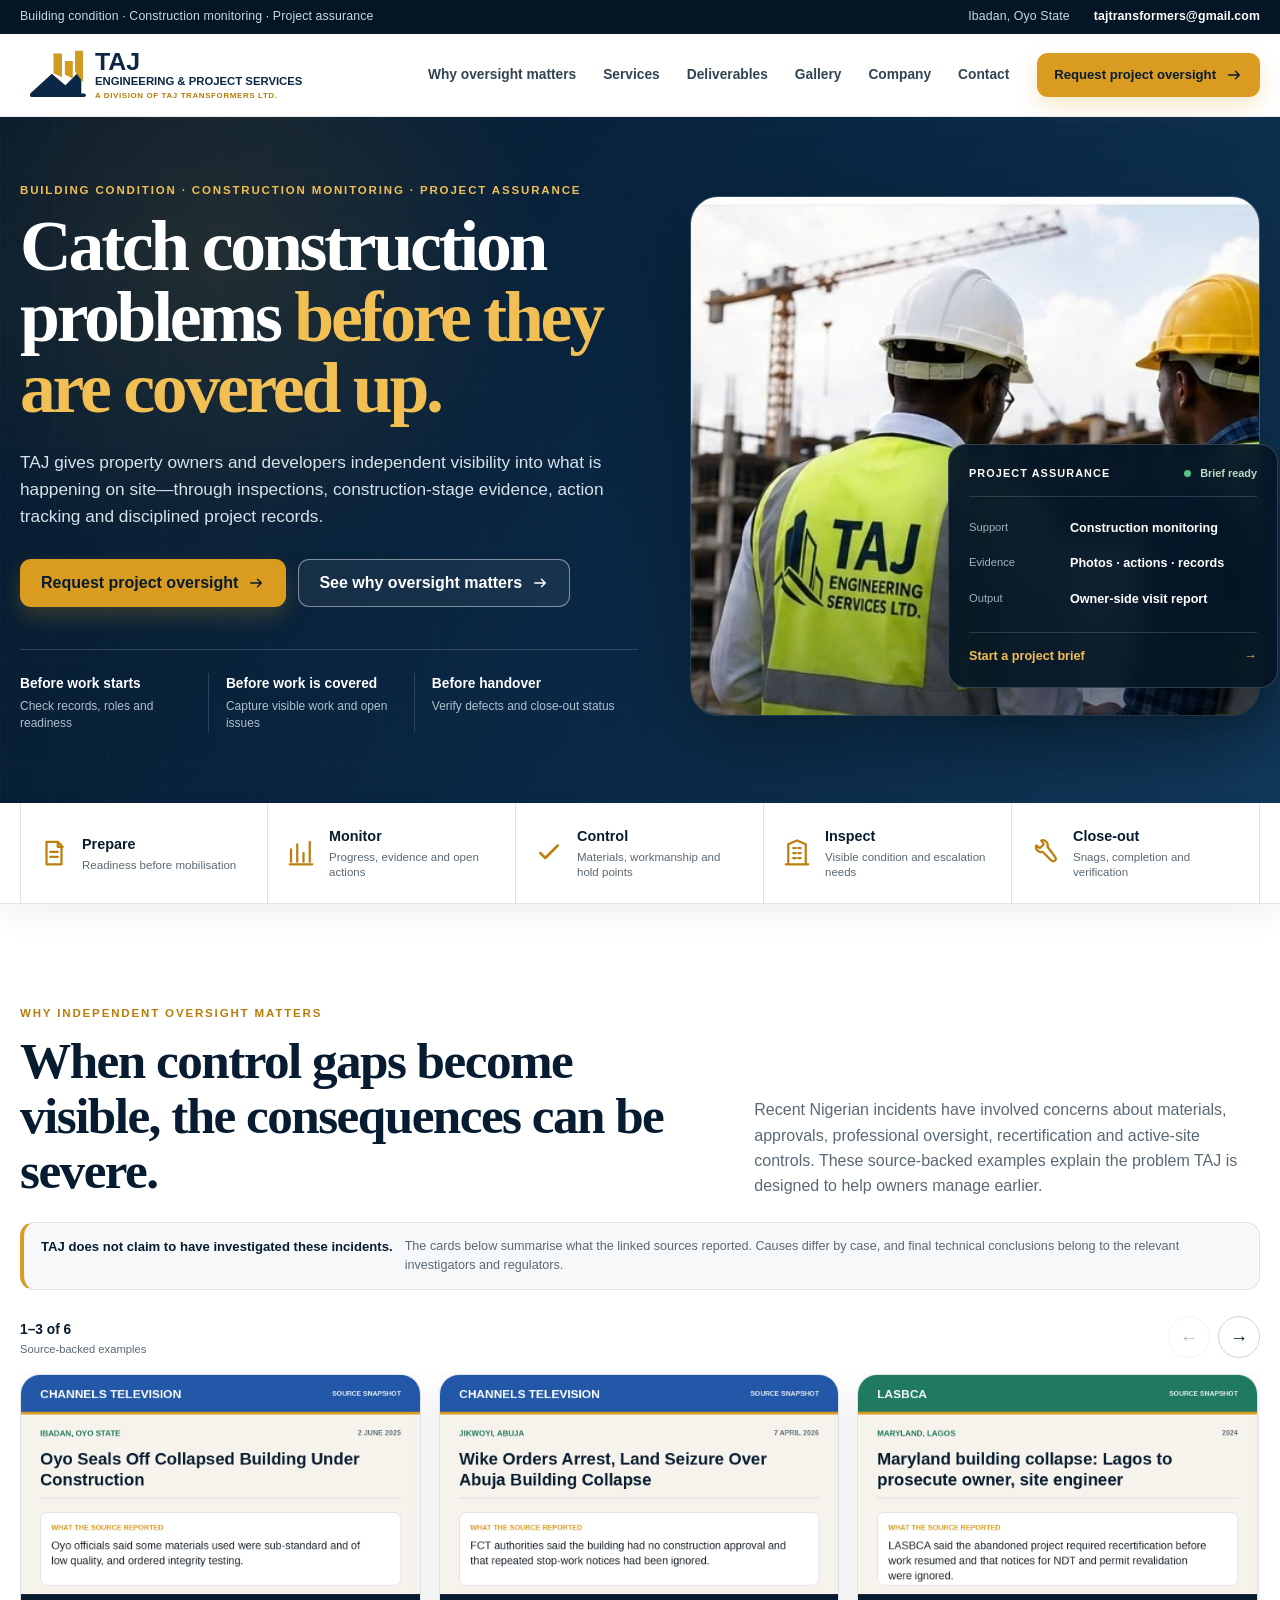
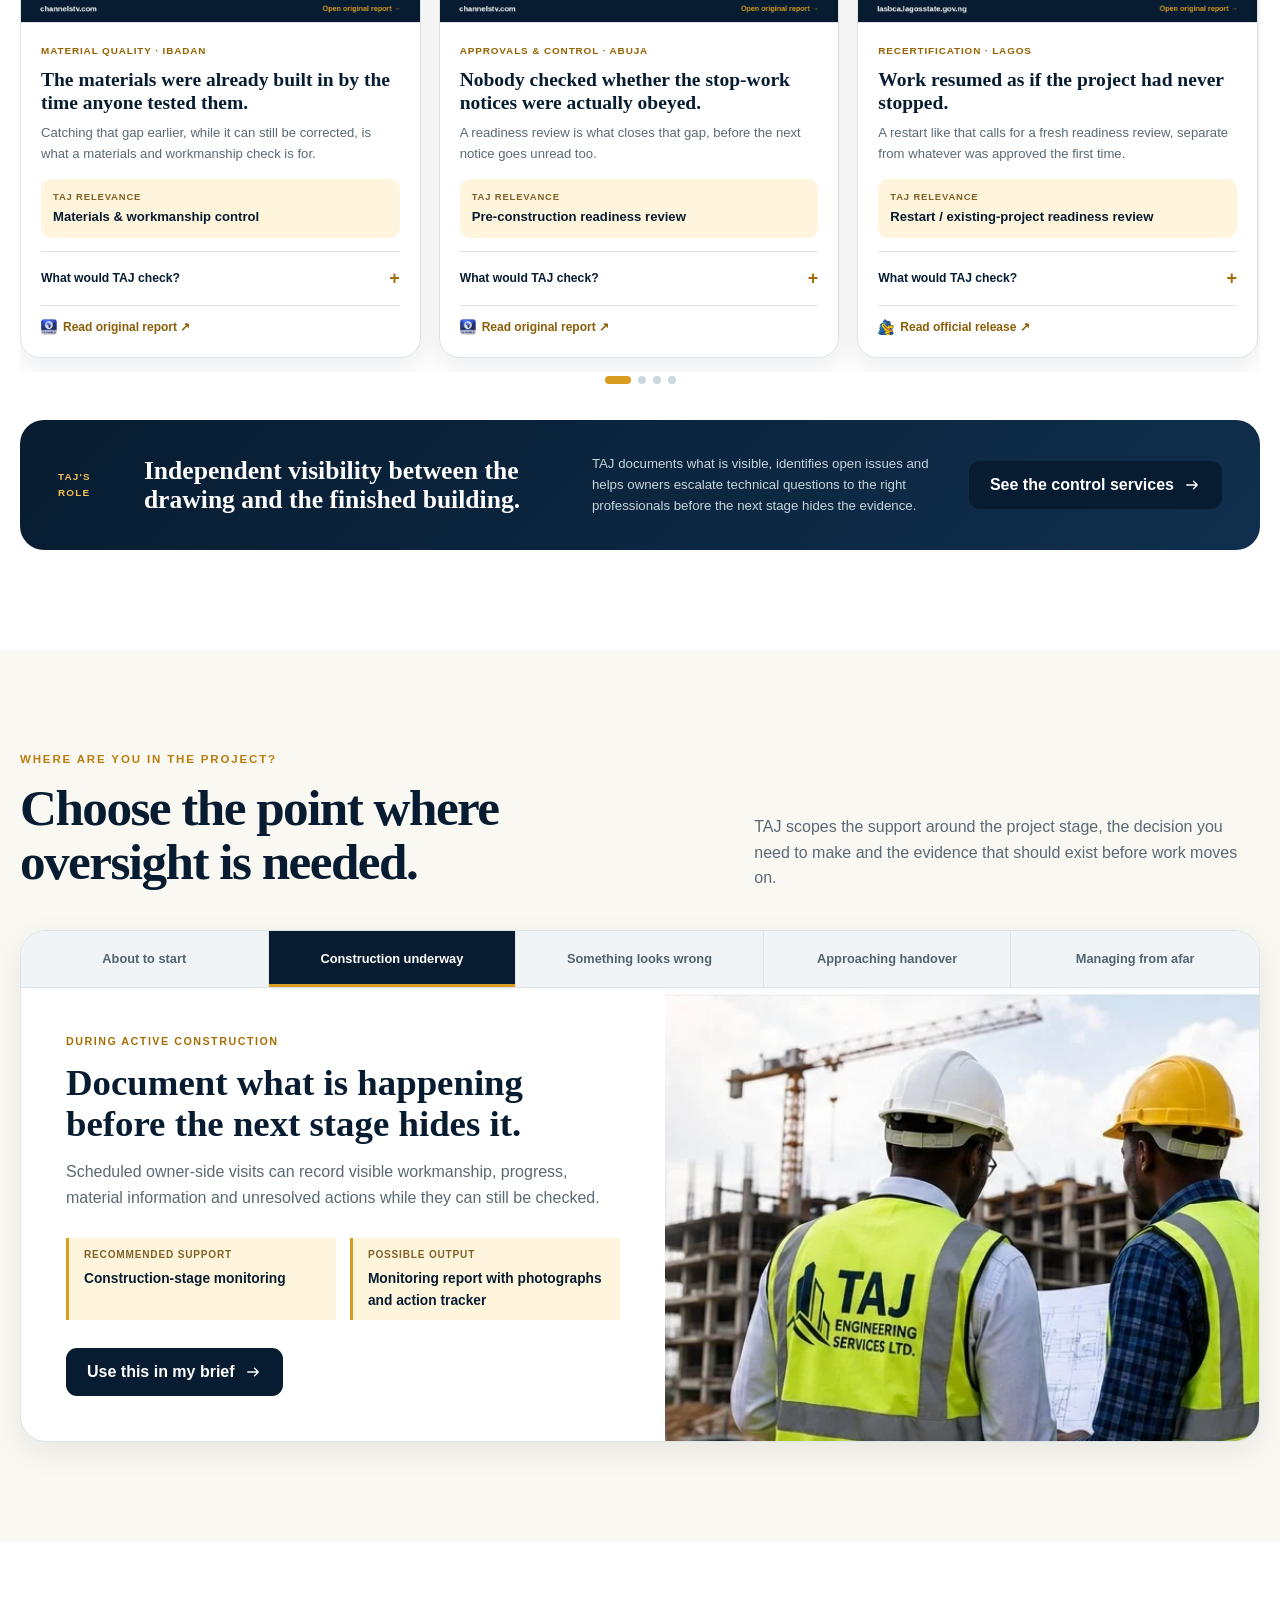
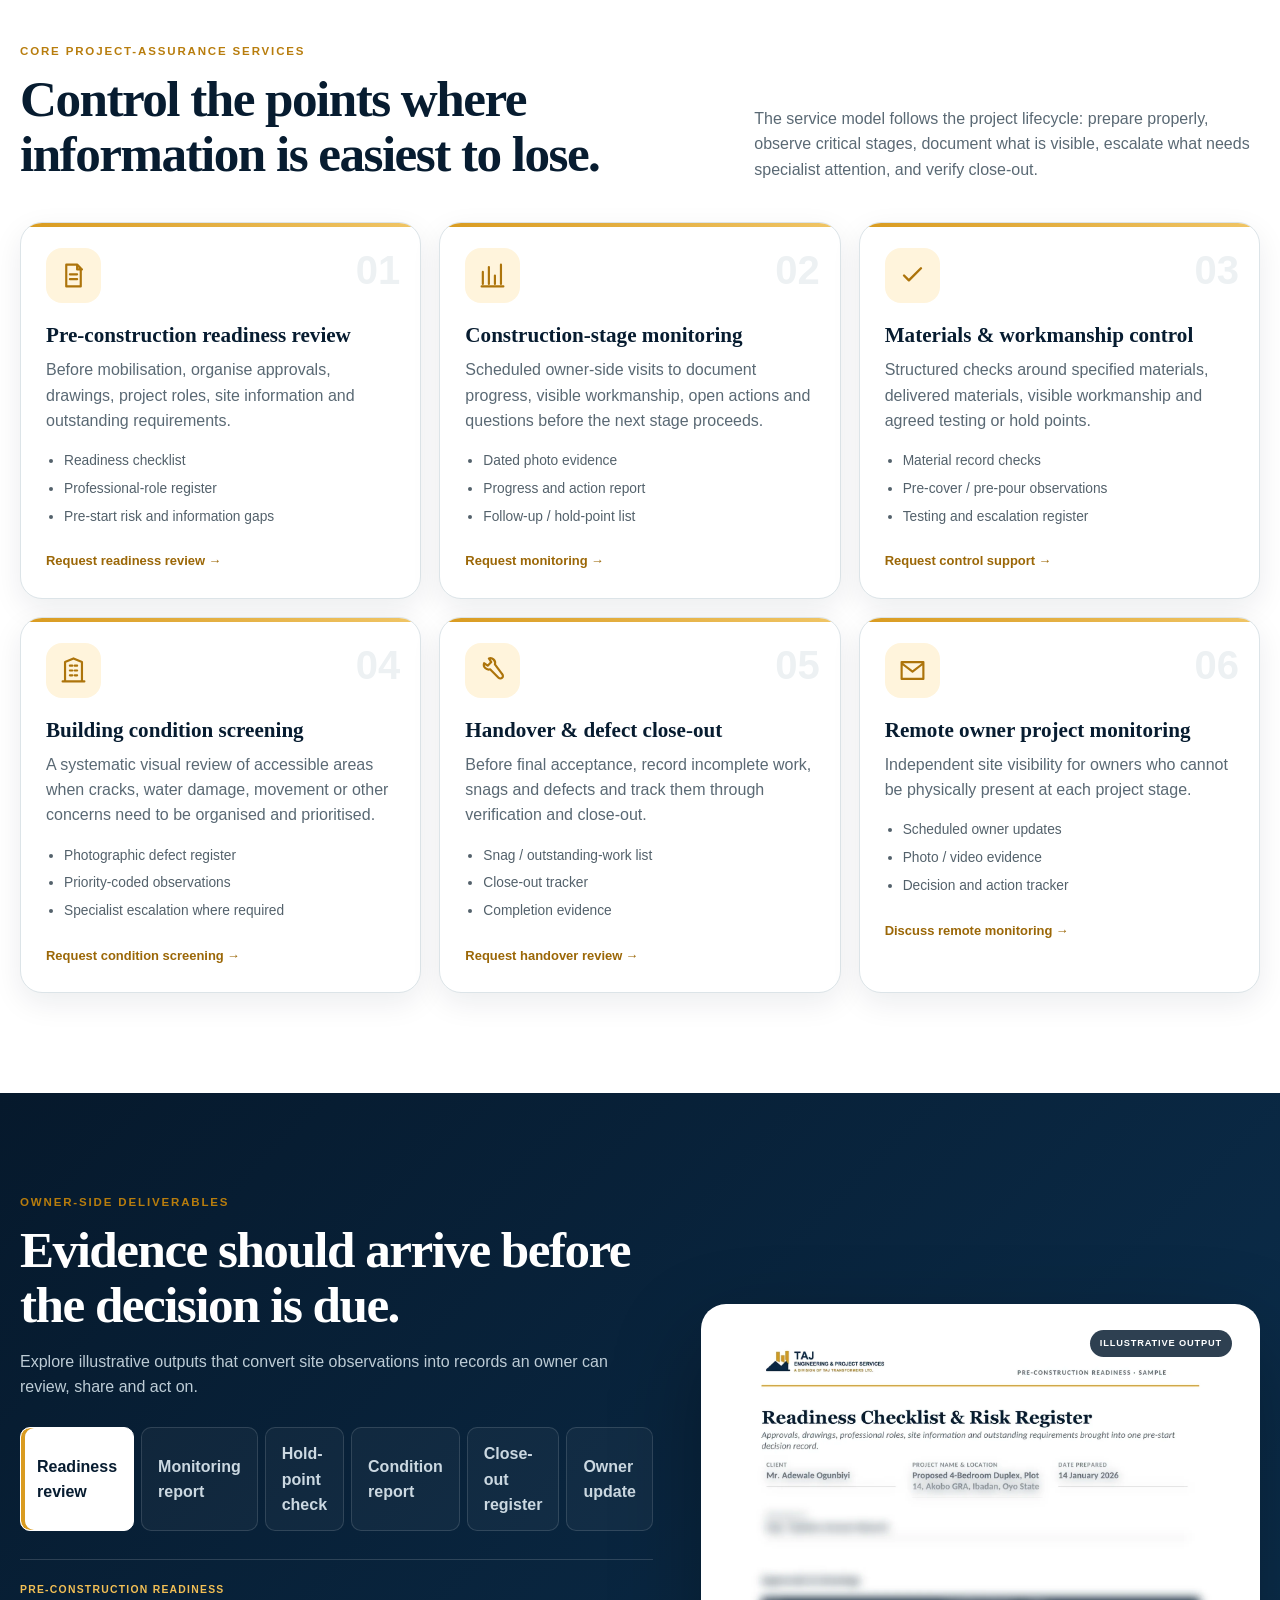
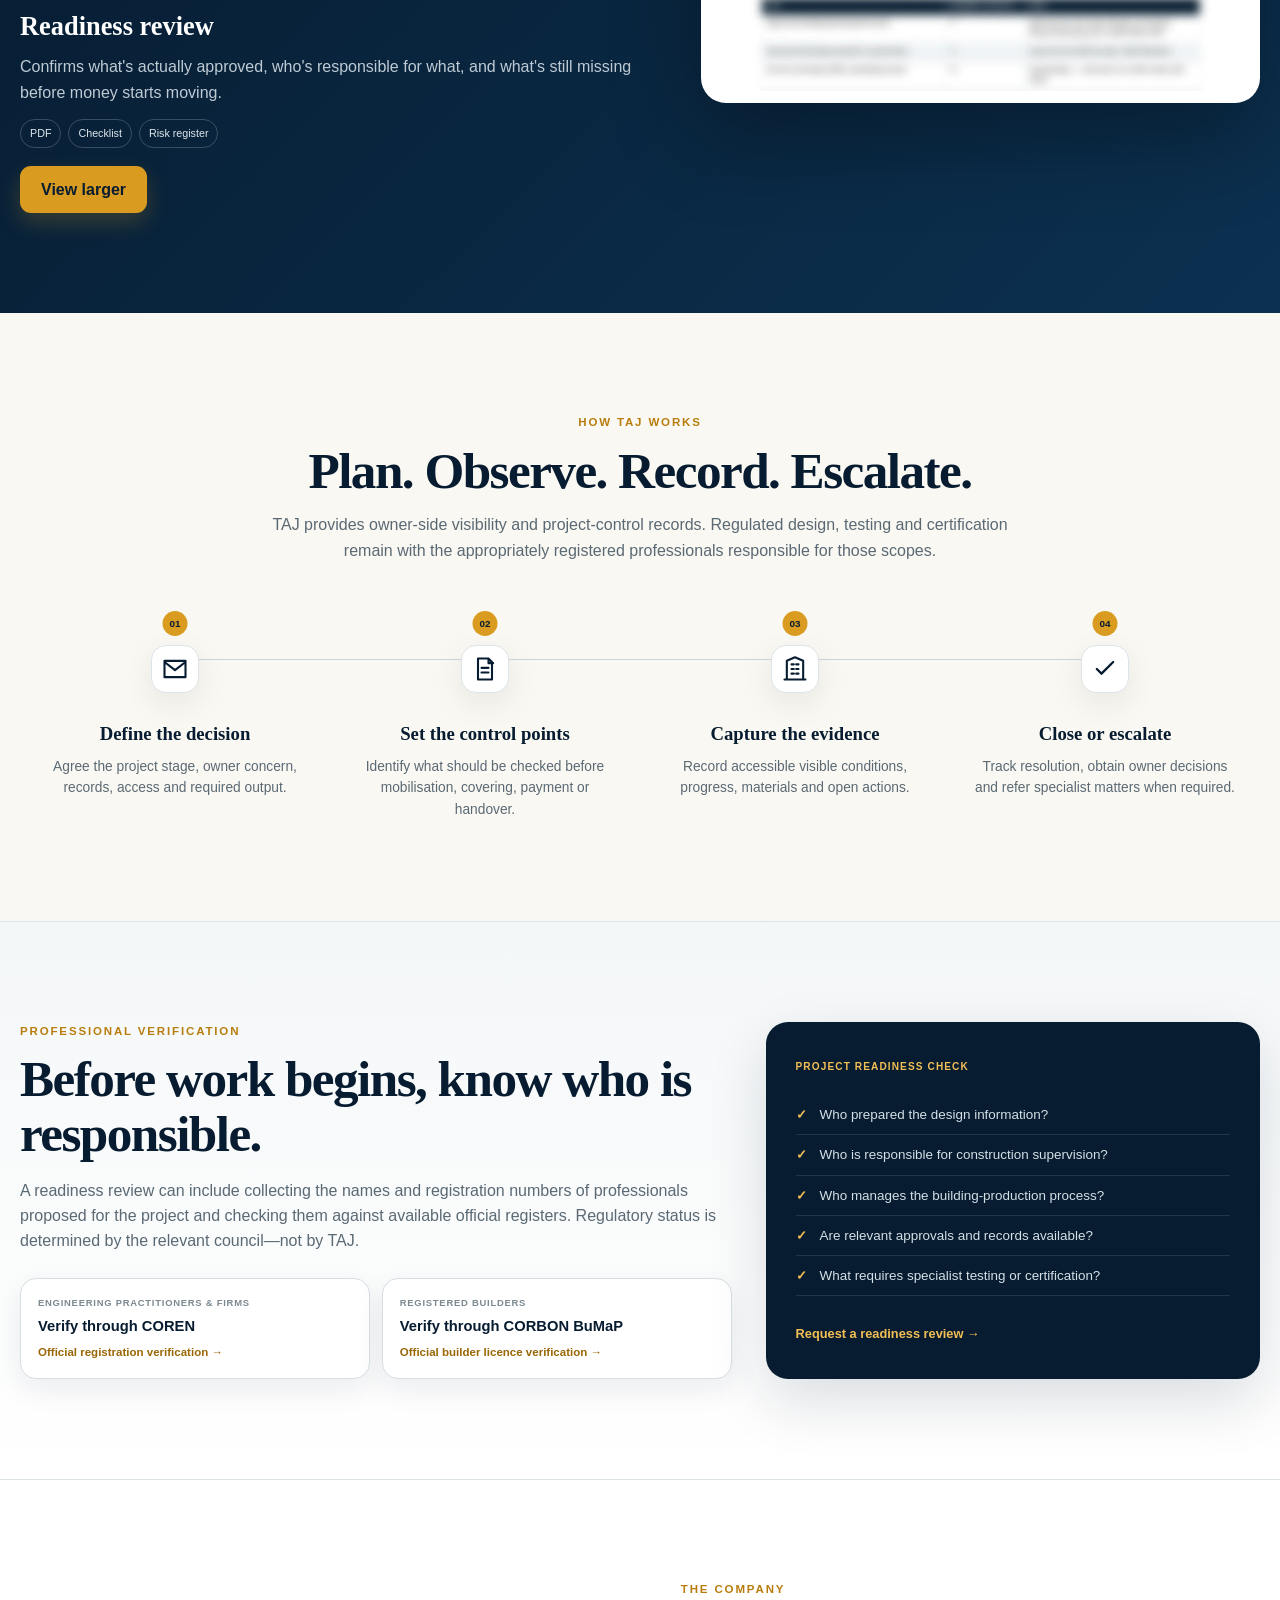
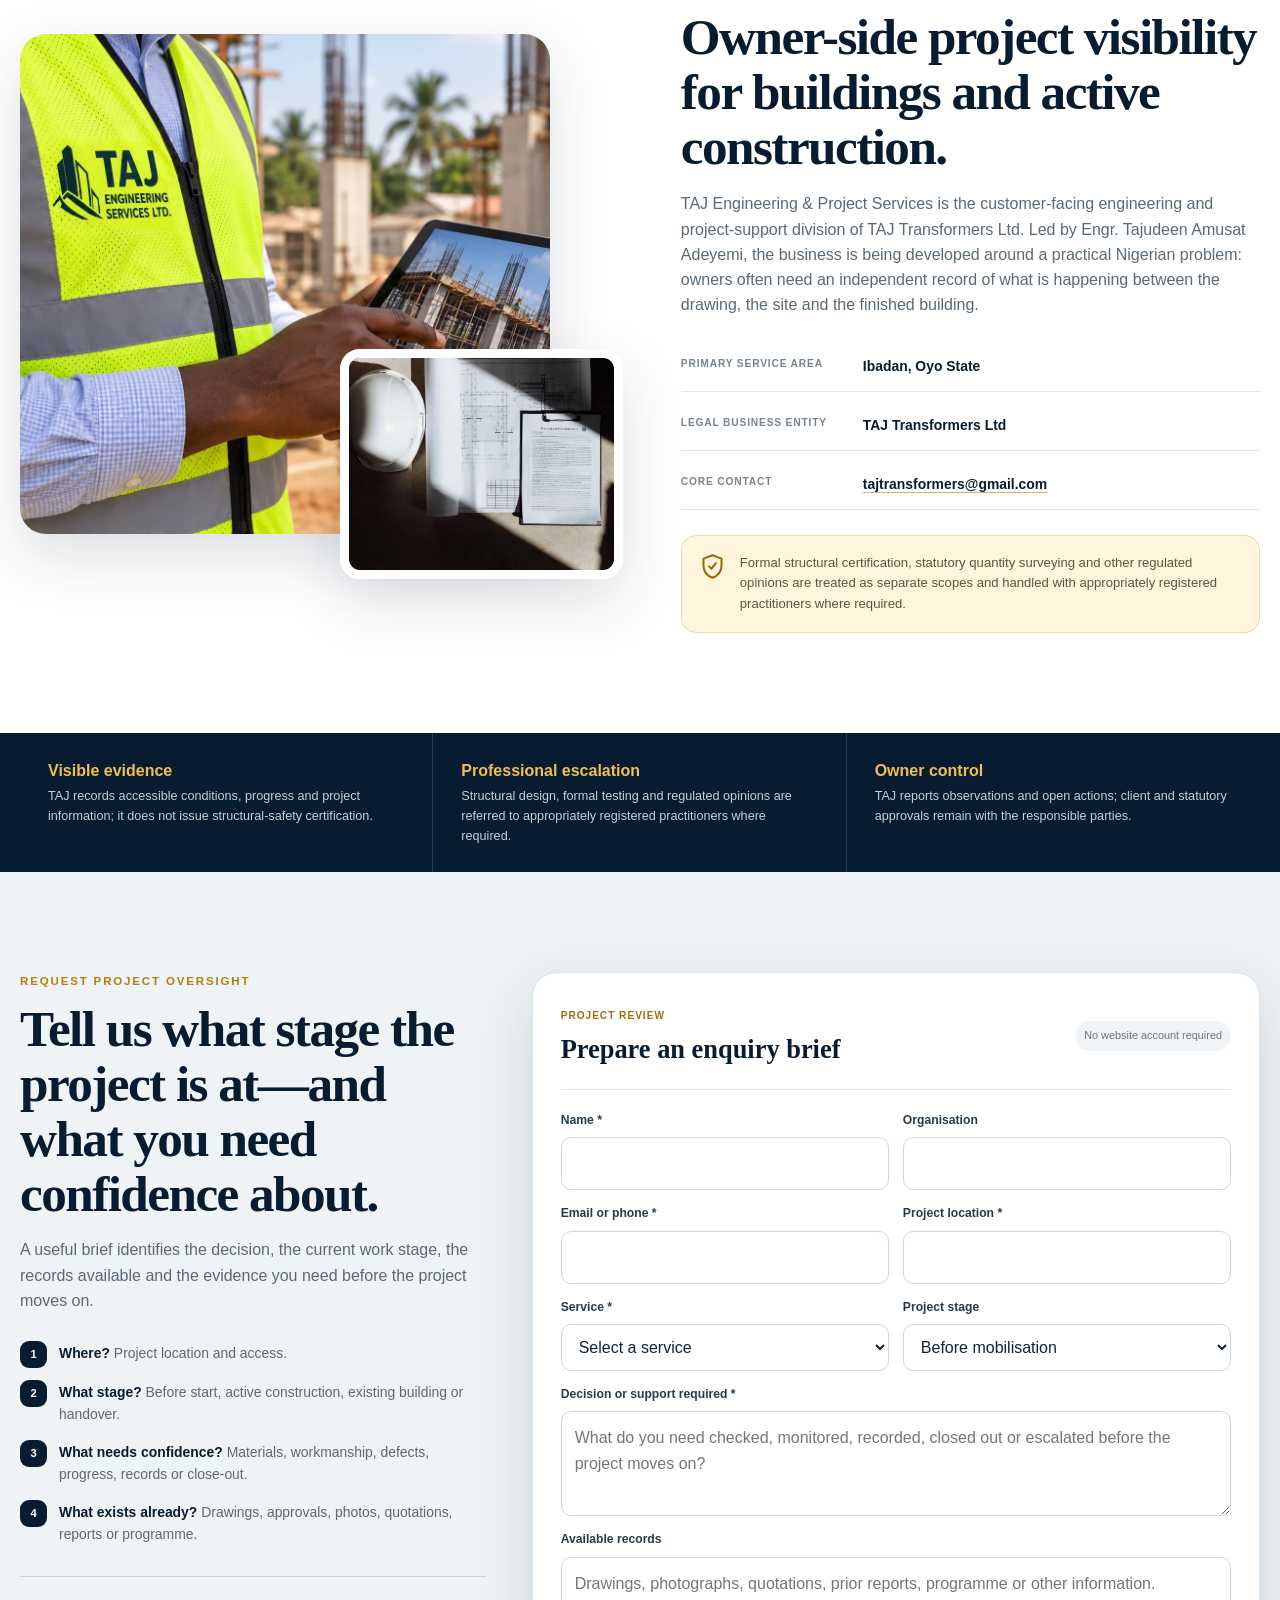
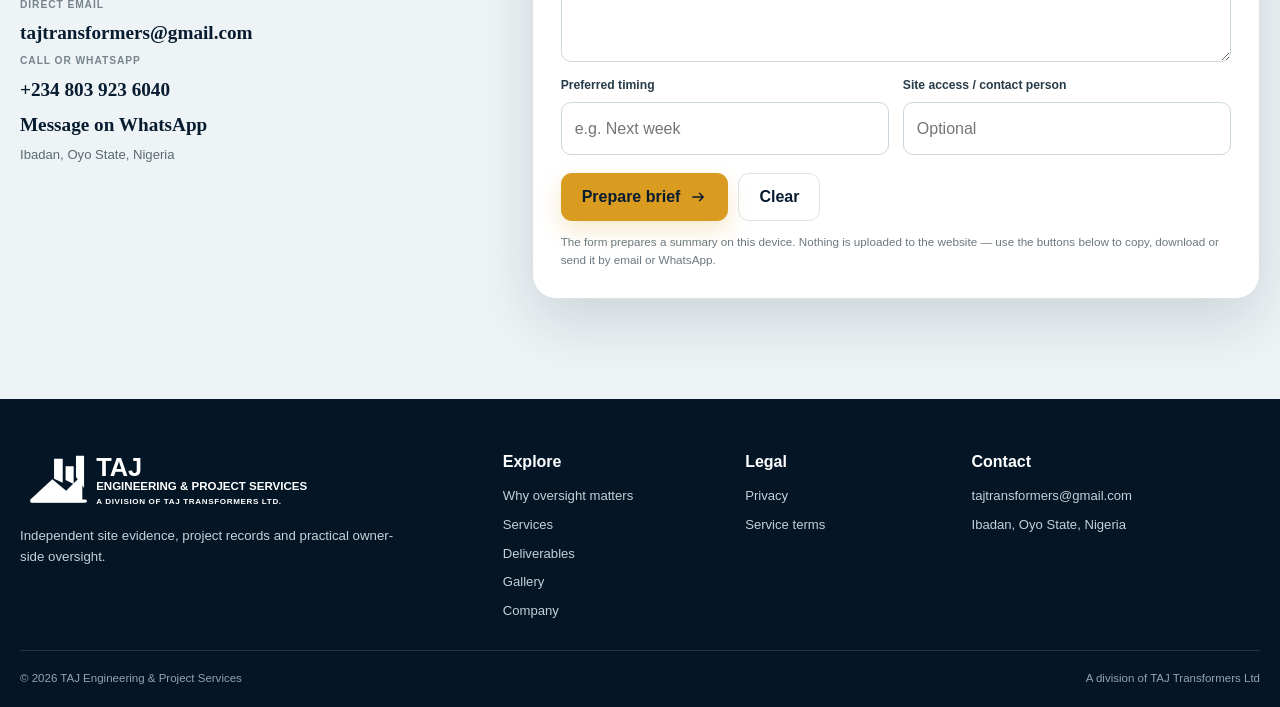
<file: index.html>
<!DOCTYPE html>

<html lang="en">
<head>
<meta charset="utf-8"/>
<meta content="width=device-width,initial-scale=1" name="viewport"/>
<title>TAJ Engineering &amp; Project Services | Construction Monitoring &amp; Building Inspections in Ibadan</title>
<meta content="Independent construction monitoring, building condition screening, project readiness reviews and handover close-out support for property owners and developers in Ibadan, Oyo State." name="description"/>
<meta content="#071c30" name="theme-color"/>
<meta content="TAJ Engineering &amp; Project Services" property="og:title"/>
<meta content="Catch construction problems before the next stage hides them. Building inspections, construction monitoring and project assurance in Ibadan." property="og:description"/>
<meta content="website" property="og:type"/>
<meta content="https://tajengineering.com.ng/" property="og:url"/>
<meta content="https://tajengineering.com.ng/assets/img/hero-engineers.webp" property="og:image"/>
<meta content="summary_large_image" name="twitter:card"/>
<meta content="https://tajengineering.com.ng/assets/img/hero-engineers.webp" name="twitter:image"/>
<link href="https://tajengineering.com.ng/" rel="canonical"/>
<link href="assets/favicon.svg" rel="icon" type="image/svg+xml"/>
<link href="assets/icons/favicon-32.png" rel="icon" sizes="32x32" type="image/png"/>
<link href="assets/icons/apple-touch-icon.png" rel="apple-touch-icon"/>
<link href="manifest.webmanifest" rel="manifest"/>
<link href="assets/styles.css" rel="stylesheet"/>
<script defer="" src="assets/app.js"></script>
<script type="application/ld+json">
  {
    "@context":"https://schema.org",
    "@type":"ProfessionalService",
    "name":"TAJ Engineering & Project Services",
    "url":"https://tajengineering.com.ng/",
    "parentOrganization":{"@type":"Organization","name":"TAJ Transformers Ltd"},
    "email":"tajtransformers@gmail.com",
    "telephone":"+2348039236040",
    "areaServed":{"@type":"City","name":"Ibadan"},
    "address":{"@type":"PostalAddress","addressLocality":"Ibadan","addressRegion":"Oyo State","addressCountry":"NG"},
    "description":"Building condition inspections, project monitoring, construction documentation, maintenance coordination and technical training.",
    "makesOffer":[
      {"@type":"Offer","itemOffered":{"@type":"Service","name":"Pre-construction readiness review","description":"Organise approvals, drawings, project roles, site information and outstanding requirements before mobilisation."}},
      {"@type":"Offer","itemOffered":{"@type":"Service","name":"Construction-stage monitoring","description":"Scheduled owner-side visits documenting progress, visible workmanship, open actions and questions."}},
      {"@type":"Offer","itemOffered":{"@type":"Service","name":"Materials and workmanship control","description":"Structured checks on specified versus delivered materials, visible workmanship and testing or hold points."}},
      {"@type":"Offer","itemOffered":{"@type":"Service","name":"Building condition screening","description":"Systematic visual review of accessible areas for cracks, water damage, movement or other concerns."}},
      {"@type":"Offer","itemOffered":{"@type":"Service","name":"Handover and defect close-out","description":"Recording and tracking incomplete work, snags and defects through verification and close-out."}},
      {"@type":"Offer","itemOffered":{"@type":"Service","name":"Remote owner project monitoring","description":"Independent site visibility for owners who cannot be physically present at each project stage."}}
    ]
  }
  </script>
</head>
<body>
<a class="skip-link" href="#main">Skip to content</a>
<div aria-hidden="true" class="page-progress"><span></span></div>
<div class="utility-bar">
<div class="container utility-inner">
<span>Building condition · Construction monitoring · Project assurance</span>
<div class="utility-links"><span>Ibadan, Oyo State</span><a href="mailto:tajtransformers@gmail.com">tajtransformers@gmail.com</a></div>
</div>
</div>
<header class="site-header">
<div class="container nav">
<a aria-label="TAJ Engineering and Project Services home" class="brand" href="#top"><img alt="TAJ Engineering and Project Services" src="assets/logo.svg"/></a>
<button aria-expanded="false" aria-label="Open navigation" class="menu-button" type="button"><span></span><span></span><span></span></button>
<nav aria-label="Main navigation" class="nav-links"><a href="#evidence">Why oversight matters</a><a href="#services">Services</a><a href="#deliverables">Deliverables</a><a href="gallery.html">Gallery</a><a href="#company">Company</a><a href="#contact">Contact</a></nav>
<a class="btn btn-gold btn-small nav-cta" href="#contact">Request project oversight <svg><use href="assets/icons.svg#arrow"></use></svg></a>
</div>
</header>
<main id="main">
<section class="hero" id="top">
<div aria-hidden="true" class="hero-grid-bg"></div>
<div class="container hero-layout">
<div class="hero-copy reveal">
<span class="eyebrow">BUILDING CONDITION · CONSTRUCTION MONITORING · PROJECT ASSURANCE</span>
<h1>Catch construction problems <em>before they are covered up.</em></h1>
<p>TAJ gives property owners and developers independent visibility into what is happening on site—through inspections, construction-stage evidence, action tracking and disciplined project records.</p>
<div class="hero-actions"><a class="btn btn-gold" href="#contact">Request project oversight <svg><use href="assets/icons.svg#arrow"></use></svg></a><a class="btn btn-outline" href="#evidence">See why oversight matters <svg><use href="assets/icons.svg#arrow"></use></svg></a></div>
<div aria-label="Key service characteristics" class="hero-proof"><div><strong>Before work starts</strong><span>Check records, roles and readiness</span></div><div><strong>Before work is covered</strong><span>Capture visible work and open issues</span></div><div><strong>Before handover</strong><span>Verify defects and close-out status</span></div></div>
</div>
<div class="hero-visual reveal">
<div class="hero-image-wrap"><img alt="Engineering professionals reviewing drawings on a construction site" fetchpriority="high" height="1147" src="assets/img/hero-engineers.webp" width="1600"/></div>
<div aria-label="Illustrative project review summary" class="project-card">
<div class="project-card-head"><span>PROJECT ASSURANCE</span><span class="status"><i></i> Brief ready</span></div>
<dl>
<div><dt>Support</dt><dd>Construction monitoring</dd></div>
<div><dt>Evidence</dt><dd>Photos · actions · records</dd></div>
<div><dt>Output</dt><dd>Owner-side visit report</dd></div>
</dl>
<a href="#contact">Start a project brief <span>→</span></a>
</div>
</div>
</div>
</section>
<section aria-label="Principal services" class="service-rail">
<div class="container service-rail-grid"><a data-prefill-service="Pre-construction readiness review" href="#services"><svg><use href="assets/icons.svg#docs"></use></svg><div><strong>Prepare</strong><span>Readiness before mobilisation</span></div></a><a data-prefill-service="Construction-stage monitoring" href="#services"><svg><use href="assets/icons.svg#monitor"></use></svg><div><strong>Monitor</strong><span>Progress, evidence and open actions</span></div></a><a data-prefill-service="Materials and workmanship control" href="#services"><svg><use href="assets/icons.svg#check"></use></svg><div><strong>Control</strong><span>Materials, workmanship and hold points</span></div></a><a data-prefill-service="Building condition screening" href="#services"><svg><use href="assets/icons.svg#inspection"></use></svg><div><strong>Inspect</strong><span>Visible condition and escalation needs</span></div></a><a data-prefill-service="Handover and defect close-out" href="#services"><svg><use href="assets/icons.svg#maintenance"></use></svg><div><strong>Close-out</strong><span>Snags, completion and verification</span></div></a></div>
</section><section class="section evidence-section" id="evidence">
<div class="container">
<div class="section-heading split evidence-heading">
<div><span class="eyebrow">WHY INDEPENDENT OVERSIGHT MATTERS</span><h2>When control gaps become visible, the consequences can be severe.</h2></div>
<p>Recent Nigerian incidents have involved concerns about materials, approvals, professional oversight, recertification and active-site controls. These source-backed examples explain the problem TAJ is designed to help owners manage earlier.</p>
</div>
<div class="evidence-callout"><strong>TAJ does not claim to have investigated these incidents.</strong><span>The cards below summarise what the linked sources reported. Causes differ by case, and final technical conclusions belong to the relevant investigators and regulators.</span></div>
<div aria-label="Building failure evidence from Nigeria" class="evidence-carousel">
<div class="evidence-toolbar">
<div><span id="evidenceCount">1–3 of 6</span><small>Source-backed examples</small></div>
<div class="evidence-controls"><button aria-label="Previous evidence" id="evidencePrev" type="button">←</button><button aria-label="Next evidence" id="evidenceNext" type="button">→</button></div>
</div>
<div class="evidence-track" id="evidenceTrack">
<article class="evidence-card" data-case="oyo">
<a class="evidence-snapshot" href="https://www.channelstv.com/2025/06/02/oyo-seals-off-collapsed-building-under-construction/" rel="noopener" target="_blank"><img alt="Source summary of Channels Television report about a collapsed building under construction in Ibadan" loading="lazy" decoding="async" src="assets/evidence/01_oyo_ibadan.png"/></a>
<div class="evidence-body"><span class="evidence-tag">MATERIAL QUALITY · IBADAN</span><h3>The materials were already built in by the time anyone tested them.</h3><p>Catching that gap earlier, while it can still be corrected, is what a materials and workmanship check is for.</p><div class="taj-relevance"><small>TAJ RELEVANCE</small><strong>Materials &amp; workmanship control</strong></div><button aria-expanded="false" class="evidence-check" type="button">What would TAJ check? <span>+</span></button><div class="evidence-detail" hidden=""><ul><li>Specified versus delivered materials and available records</li><li>Visible workmanship before work is concealed</li><li>Testing or specialist review requirements</li><li>Open non-conformances requiring action</li></ul></div><a class="source-link" href="https://www.channelstv.com/2025/06/02/oyo-seals-off-collapsed-building-under-construction/" rel="noopener" target="_blank"><img alt="" class="source-icon" height="16" loading="lazy" src="assets/favicons/channelstv.png" width="16"/>Read original report ↗</a></div>
</article>
<article class="evidence-card" data-case="abuja">
<a class="evidence-snapshot" href="https://www.channelstv.com/2026/04/07/wike-orders-arrest-land-seizure-over-abuja-building-collapse/" rel="noopener" target="_blank"><img alt="Source summary of Channels Television report about the Jikwoyi Abuja building collapse" loading="lazy" decoding="async" src="assets/evidence/02_abuja_jikwoyi.png"/></a>
<div class="evidence-body"><span class="evidence-tag">APPROVALS &amp; CONTROL · ABUJA</span><h3>Nobody checked whether the stop-work notices were actually obeyed.</h3><p>A readiness review is what closes that gap, before the next notice goes unread too.</p><div class="taj-relevance"><small>TAJ RELEVANCE</small><strong>Pre-construction readiness review</strong></div><button aria-expanded="false" class="evidence-check" type="button">What would TAJ check? <span>+</span></button><div class="evidence-detail" hidden=""><ul><li>Approvals and available construction records</li><li>Responsible professionals and project roles</li><li>Stop-work, variation or instruction records</li><li>Changes from the information issued for construction</li></ul></div><a class="source-link" href="https://www.channelstv.com/2026/04/07/wike-orders-arrest-land-seizure-over-abuja-building-collapse/" rel="noopener" target="_blank"><img alt="" class="source-icon" height="16" loading="lazy" src="assets/favicons/channelstv.png" width="16"/>Read original report ↗</a></div>
</article>
<article class="evidence-card" data-case="lagos">
<a class="evidence-snapshot" href="https://lasbca.lagosstate.gov.ng/maryland-building-collapse-lagos-to-prosecute-owner-site-engineer/" rel="noopener" target="_blank"><img alt="Source summary of LASBCA release on the Maryland Lagos building collapse" loading="lazy" decoding="async" src="assets/evidence/03_lagos_maryland.png"/></a>
<div class="evidence-body"><span class="evidence-tag">RECERTIFICATION · LAGOS</span><h3>Work resumed as if the project had never stopped.</h3><p>A restart like that calls for a fresh readiness review, separate from whatever was approved the first time.</p><div class="taj-relevance"><small>TAJ RELEVANCE</small><strong>Restart / existing-project readiness review</strong></div><button aria-expanded="false" class="evidence-check" type="button">What would TAJ check? <span>+</span></button><div class="evidence-detail" hidden=""><ul><li>Recommencement and permit status</li><li>Existing-condition and test requirements</li><li>Previous notices, reports and unresolved actions</li><li>Need for registered structural or specialist assessment</li></ul></div><a class="source-link" href="https://lasbca.lagosstate.gov.ng/maryland-building-collapse-lagos-to-prosecute-owner-site-engineer/" rel="noopener" target="_blank"><img alt="" class="source-icon" height="16" loading="lazy" src="assets/favicons/lasbca.png" width="16"/>Read official release ↗</a></div>
</article>
<article class="evidence-card" data-case="kano">
<a class="evidence-snapshot" href="https://www.channelstv.com/2025/07/14/two-dead-eight-rescued-as-uncompleted-building-collapses-in-kano/" rel="noopener" target="_blank"><img alt="Source summary of Channels Television report on an uncompleted building collapse in Kano" loading="lazy" decoding="async" src="assets/evidence/04_kano_sabongari.png"/></a>
<div class="evidence-body"><span class="evidence-tag">WORKMANSHIP / MATERIAL CONCERNS · KANO</span><h3>"Inferior" was the word used once the structure was already standing.</h3><p>Workmanship and material quality are far easier to question while the scaffolding is still up.</p><div class="taj-relevance"><small>TAJ RELEVANCE</small><strong>Materials &amp; workmanship control</strong></div><button aria-expanded="false" class="evidence-check" type="button">What would TAJ check? <span>+</span></button><div class="evidence-detail" hidden=""><ul><li>Material evidence and visible workmanship</li><li>Temporary works and incomplete-stage conditions</li><li>Drainage and weather-exposure risks visible on site</li><li>Issues requiring professional escalation</li></ul></div><a class="source-link" href="https://www.channelstv.com/2025/07/14/two-dead-eight-rescued-as-uncompleted-building-collapses-in-kano/" rel="noopener" target="_blank"><img alt="" class="source-icon" height="16" loading="lazy" src="assets/favicons/channelstv.png" width="16"/>Read original report ↗</a></div>
</article>
<article class="evidence-card" data-case="plateau">
<a class="evidence-snapshot" href="https://www.reuters.com/world/africa/nigerian-school-building-collapses-killing-22-people-sky-news-says-2024-07-13/" rel="noopener" target="_blank"><img alt="Source summary of Reuters report on the school building collapse in Plateau State" loading="lazy" decoding="async" src="assets/evidence/05_plateau_school.png"/></a>
<div class="evidence-body"><span class="evidence-tag">CONSEQUENCES · PLATEAU</span><h3>No cause was confirmed. That's exactly why a record matters.</h3><p>Dated condition records give an owner something concrete to point to, and a clear professional to call.</p><div class="taj-relevance"><small>TAJ RELEVANCE</small><strong>Building condition screening &amp; escalation</strong></div><button aria-expanded="false" class="evidence-check" type="button">What would TAJ check? <span>+</span></button><div class="evidence-detail" hidden=""><ul><li>Accessible visible signs of distress or deterioration</li><li>Condition records and changes over time</li><li>Immediate safety concerns requiring escalation</li><li>Referral for structural investigation where appropriate</li></ul></div><a class="source-link" href="https://www.reuters.com/world/africa/nigerian-school-building-collapses-killing-22-people-sky-news-says-2024-07-13/" rel="noopener" target="_blank"><img alt="" class="source-icon" height="16" loading="lazy" src="assets/favicons/reuters.png" width="16"/>Read Reuters report ↗</a></div>
</article>
<article class="evidence-card" data-case="rivers">
<a class="evidence-snapshot" href="https://www.channelstv.com/2026/06/24/four-storey-building-collapses-in-port-harcourt-rescue-efforts-underway/" rel="noopener" target="_blank"><img alt="Source summary of Channels Television report on a building under construction collapse in Port Harcourt" loading="lazy" decoding="async" src="assets/evidence/06_port_harcourt.png"/></a>
<div class="evidence-body"><span class="evidence-tag">ACTIVE CONSTRUCTION · RIVERS</span><h3>An active site can look completely different from one visit to the next.</h3><p>A scheduled visit is what creates the record of that change, while the work is still active and visible.</p><div class="taj-relevance"><small>TAJ RELEVANCE</small><strong>Construction-stage monitoring</strong></div><button aria-expanded="false" class="evidence-check" type="button">What would TAJ check? <span>+</span></button><div class="evidence-detail" hidden=""><ul><li>Current work stage and recent site activities</li><li>Photo evidence and site records</li><li>Instructions, changes and unresolved actions</li><li>Issues requiring specialist structural review</li></ul></div><a class="source-link" href="https://www.channelstv.com/2026/06/24/four-storey-building-collapses-in-port-harcourt-rescue-efforts-underway/" rel="noopener" target="_blank"><img alt="" class="source-icon" height="16" loading="lazy" src="assets/favicons/channelstv.png" width="16"/>Read original report ↗</a></div>
</article>
</div>
<div aria-label="Evidence carousel position" class="evidence-dots" id="evidenceDots"></div>
</div>
<div class="evidence-transition"><span>TAJ'S ROLE</span><h3>Independent visibility between the drawing and the finished building.</h3><p>TAJ documents what is visible, identifies open issues and helps owners escalate technical questions to the right professionals before the next stage hides the evidence.</p><a class="btn btn-dark" href="#services">See the control services <svg><use href="assets/icons.svg#arrow"></use></svg></a></div>
</div>
</section>
<section class="section section-ivory" id="solutions">
<div class="container">
<div class="section-heading split">
<div><span class="eyebrow">WHERE ARE YOU IN THE PROJECT?</span><h2>Choose the point where oversight is needed.</h2></div>
<p>TAJ scopes the support around the project stage, the decision you need to make and the evidence that should exist before work moves on.</p>
</div>
<div class="solution-shell">
<div aria-label="Project situations" class="solution-tabs" role="tablist"><button aria-selected="true" class="active" data-solution="startup" role="tab">About to start</button><button aria-selected="false" data-solution="build" role="tab">Construction underway</button><button aria-selected="false" data-solution="defects" role="tab">Something looks wrong</button><button aria-selected="false" data-solution="handover" role="tab">Approaching handover</button><button aria-selected="false" data-solution="remote" role="tab">Managing from afar</button></div>
<div aria-live="polite" class="solution-panel">
<div class="solution-copy">
<span class="solution-label" id="solutionLabel">BEFORE MOBILISATION</span>
<h3 id="solutionTitle">Confirm that the project is ready to start.</h3>
<p id="solutionText">Review available approvals, drawings, professional roles, site information and outstanding pre-start requirements before money and materials begin moving.</p>
<div class="solution-columns">
<div><small>RECOMMENDED SUPPORT</small><strong id="solutionService">Pre-construction readiness review</strong></div>
<div><small>POSSIBLE OUTPUT</small><strong id="solutionOutput">Readiness checklist and project risk register</strong></div>
</div>
<button class="btn btn-dark" id="useSolution" type="button">Use this in my brief <svg><use href="assets/icons.svg#arrow"></use></svg></button>
</div>
<div class="solution-visual"><img alt="Project documents organised for a pre-construction readiness review" id="solutionImage" loading="lazy" src="assets/img/project-records.webp"/></div>
</div>
</div>
</div>
</section>
<section class="section" id="services">
<div class="container">
<div class="section-heading split">
<div><span class="eyebrow">CORE PROJECT-ASSURANCE SERVICES</span><h2>Control the points where information is easiest to lose.</h2></div>
<p>The service model follows the project lifecycle: prepare properly, observe critical stages, document what is visible, escalate what needs specialist attention, and verify close-out.</p>
</div>
<div class="services-grid"><article class="service-card reveal"><div class="number">01</div><div class="service-icon"><svg><use href="assets/icons.svg#docs"></use></svg></div><h3>Pre-construction readiness review</h3><p>Before mobilisation, organise approvals, drawings, project roles, site information and outstanding requirements.</p><ul><li>Readiness checklist</li><li>Professional-role register</li><li>Pre-start risk and information gaps</li></ul><button data-service="Pre-construction readiness review" type="button">Request readiness review →</button></article><article class="service-card reveal"><div class="number">02</div><div class="service-icon"><svg><use href="assets/icons.svg#monitor"></use></svg></div><h3>Construction-stage monitoring</h3><p>Scheduled owner-side visits to document progress, visible workmanship, open actions and questions before the next stage proceeds.</p><ul><li>Dated photo evidence</li><li>Progress and action report</li><li>Follow-up / hold-point list</li></ul><button data-service="Construction-stage monitoring" type="button">Request monitoring →</button></article><article class="service-card reveal"><div class="number">03</div><div class="service-icon"><svg><use href="assets/icons.svg#check"></use></svg></div><h3>Materials &amp; workmanship control</h3><p>Structured checks around specified materials, delivered materials, visible workmanship and agreed testing or hold points.</p><ul><li>Material record checks</li><li>Pre-cover / pre-pour observations</li><li>Testing and escalation register</li></ul><button data-service="Materials and workmanship control" type="button">Request control support →</button></article><article class="service-card reveal"><div class="number">04</div><div class="service-icon"><svg><use href="assets/icons.svg#inspection"></use></svg></div><h3>Building condition screening</h3><p>A systematic visual review of accessible areas when cracks, water damage, movement or other concerns need to be organised and prioritised.</p><ul><li>Photographic defect register</li><li>Priority-coded observations</li><li>Specialist escalation where required</li></ul><button data-service="Building condition screening" type="button">Request condition screening →</button></article><article class="service-card reveal"><div class="number">05</div><div class="service-icon"><svg><use href="assets/icons.svg#maintenance"></use></svg></div><h3>Handover &amp; defect close-out</h3><p>Before final acceptance, record incomplete work, snags and defects and track them through verification and close-out.</p><ul><li>Snag / outstanding-work list</li><li>Close-out tracker</li><li>Completion evidence</li></ul><button data-service="Handover and defect close-out" type="button">Request handover review →</button></article><article class="service-card reveal"><div class="number">06</div><div class="service-icon"><svg><use href="assets/icons.svg#mail"></use></svg></div><h3>Remote owner project monitoring</h3><p>Independent site visibility for owners who cannot be physically present at each project stage.</p><ul><li>Scheduled owner updates</li><li>Photo / video evidence</li><li>Decision and action tracker</li></ul><button data-service="Remote owner project monitoring" type="button">Discuss remote monitoring →</button></article></div>
</div>
</section>
<section class="section output-section" id="deliverables">
<div class="container output-layout">
<div class="output-intro">
<span class="eyebrow">OWNER-SIDE DELIVERABLES</span>
<h2>Evidence should arrive before the decision is due.</h2>
<p>Explore illustrative outputs that convert site observations into records an owner can review, share and act on.</p>
<div aria-label="Sample deliverables" class="output-tabs" role="tablist"><button aria-selected="true" class="active" data-output="readiness" role="tab">Readiness review</button><button aria-selected="false" data-output="monitoring" role="tab">Monitoring report</button><button aria-selected="false" data-output="materials" role="tab">Hold-point check</button><button aria-selected="false" data-output="condition" role="tab">Condition report</button><button aria-selected="false" data-output="closeout" role="tab">Close-out register</button><button aria-selected="false" data-output="remote" role="tab">Owner update</button></div>
<div class="output-summary">
<small id="outputKicker">PRE-CONSTRUCTION READINESS</small>
<h3 id="outputTitle">Readiness review</h3>
<p id="outputText">Confirms what's actually approved, who's responsible for what, and what's still missing before money starts moving.</p>
<div class="format-row" id="outputFormats"><span>PDF</span><span>Checklist</span><span>Risk register</span></div>
<button class="btn btn-gold" id="enlargeOutput" type="button">View larger</button>
</div>
</div>
<div class="output-visual reveal"><img alt="Sample TAJ readiness checklist and risk register document" id="outputImage" loading="lazy" src="assets/visuals/readiness-review.webp"/></div>
</div>
</section>
<section class="section section-ivory" id="process">
<div class="container">
<div class="section-heading center"><span class="eyebrow">HOW TAJ WORKS</span><h2>Plan. Observe. Record. Escalate.</h2><p>TAJ provides owner-side visibility and project-control records. Regulated design, testing and certification remain with the appropriately registered professionals responsible for those scopes.</p></div>
<div class="process-line">
<article><span>01</span><svg><use href="assets/icons.svg#mail"></use></svg><h3>Define the decision</h3><p>Agree the project stage, owner concern, records, access and required output.</p></article>
<article><span>02</span><svg><use href="assets/icons.svg#docs"></use></svg><h3>Set the control points</h3><p>Identify what should be checked before mobilisation, covering, payment or handover.</p></article>
<article><span>03</span><svg><use href="assets/icons.svg#inspection"></use></svg><h3>Capture the evidence</h3><p>Record accessible visible conditions, progress, materials and open actions.</p></article>
<article><span>04</span><svg><use href="assets/icons.svg#check"></use></svg><h3>Close or escalate</h3><p>Track resolution, obtain owner decisions and refer specialist matters when required.</p></article>
</div>
</div>
</section><section class="section verification-section" id="verification">
<div class="container verification-grid">
<div class="verification-copy"><span class="eyebrow">PROFESSIONAL VERIFICATION</span><h2>Before work begins, know who is responsible.</h2><p>A readiness review can include collecting the names and registration numbers of professionals proposed for the project and checking them against available official registers. Regulatory status is determined by the relevant council—not by TAJ.</p><div class="verification-actions"><a class="verify-card" href="https://portal.coren.gov.ng/verification" rel="noopener" target="_blank"><small>ENGINEERING PRACTITIONERS &amp; FIRMS</small><strong>Verify through COREN</strong><span>Official registration verification →</span></a><a class="verify-card" href="https://www.bumap.corbon.gov.ng/search/" rel="noopener" target="_blank"><small>REGISTERED BUILDERS</small><strong>Verify through CORBON BuMaP</strong><span>Official builder licence verification →</span></a></div></div>
<div class="verification-panel"><span>PROJECT READINESS CHECK</span><ul><li>Who prepared the design information?</li><li>Who is responsible for construction supervision?</li><li>Who manages the building-production process?</li><li>Are relevant approvals and records available?</li><li>What requires specialist testing or certification?</li></ul><a href="#contact">Request a readiness review →</a></div>
</div>
</section>
<section class="section company-section" id="company">
<div class="container company-layout">
<div class="company-collage reveal">
<img alt="Engineering professional reviewing a residential property project remotely with a client" class="company-main" loading="lazy" src="assets/img/project-monitoring.webp"/>
<img alt="Organised property and project documentation workspace" class="company-small" loading="lazy" src="assets/img/project-records.webp"/>
</div>
<div class="company-copy reveal">
<span class="eyebrow">THE COMPANY</span>
<h2>Owner-side project visibility for buildings and active construction.</h2>
<p>TAJ Engineering &amp; Project Services is the customer-facing engineering and project-support division of TAJ Transformers Ltd. Led by Engr. Tajudeen Amusat Adeyemi, the business is being developed around a practical Nigerian problem: owners often need an independent record of what is happening between the drawing, the site and the finished building.</p>
<div class="company-facts">
<div><small>PRIMARY SERVICE AREA</small><strong>Ibadan, Oyo State</strong></div>
<div><small>LEGAL BUSINESS ENTITY</small><strong>TAJ Transformers Ltd</strong></div>
<div><small>CORE CONTACT</small><strong><a href="mailto:tajtransformers@gmail.com">tajtransformers@gmail.com</a></strong></div>
</div>
<div class="scope-note"><svg><use href="assets/icons.svg#shield"></use></svg><p>Formal structural certification, statutory quantity surveying and other regulated opinions are treated as separate scopes and handled with appropriately registered practitioners where required.</p></div>
</div>
</div>
</section>
<section class="scope-band">
<div class="container scope-grid"><div><strong>Visible evidence</strong><span>TAJ records accessible conditions, progress and project information; it does not issue structural-safety certification.</span></div><div><strong>Professional escalation</strong><span>Structural design, formal testing and regulated opinions are referred to appropriately registered practitioners where required.</span></div><div><strong>Owner control</strong><span>TAJ reports observations and open actions; client and statutory approvals remain with the responsible parties.</span></div></div>
</section>
<section class="section contact-section" id="contact">
<div class="container contact-layout">
<div class="contact-copy reveal">
<span class="eyebrow">REQUEST PROJECT OVERSIGHT</span>
<h2>Tell us what stage the project is at—and what you need confidence about.</h2>
<p>A useful brief identifies the decision, the current work stage, the records available and the evidence you need before the project moves on.</p>
<div class="brief-guide"><div><span>1</span><p><strong>Where? </strong>Project location and access.</p></div><div><span>2</span><p><strong>What stage? </strong>Before start, active construction, existing building or handover.</p></div><div><span>3</span><p><strong>What needs confidence? </strong>Materials, workmanship, defects, progress, records or close-out.</p></div><div><span>4</span><p><strong>What exists already? </strong>Drawings, approvals, photos, quotations, reports or programme.</p></div></div>
<div class="direct-contact"><small>DIRECT EMAIL</small><a href="mailto:tajtransformers@gmail.com">tajtransformers@gmail.com</a><small>CALL OR WHATSAPP</small><a href="tel:+2348039236040">+234 803 923 6040</a><a href="https://wa.me/2348039236040" rel="noopener" target="_blank">Message on WhatsApp</a><span>Ibadan, Oyo State, Nigeria</span></div>
</div>
<form class="project-form reveal" id="projectForm" novalidate="">
<div class="form-head"><div><small>PROJECT REVIEW</small><h3>Prepare an enquiry brief</h3></div><span>No website account required</span></div>
<div class="form-grid">
<label><span>Name *</span><input autocomplete="name" name="name" required=""/></label>
<label><span>Organisation</span><input autocomplete="organization" name="organisation"/></label>
<label><span>Email or phone *</span><input autocomplete="email" name="contact" required=""/></label>
<label><span>Project location *</span><input name="location" required=""/></label>
<label><span>Service *</span><select id="serviceSelect" name="service" required=""><option value="">Select a service</option><option>Pre-construction readiness review</option><option>Construction-stage monitoring</option><option>Materials and workmanship control</option><option>Building condition screening</option><option>Handover and defect close-out</option><option>Remote owner project monitoring</option><option>Not sure</option></select></label>
<label><span>Project stage</span><select name="stage"><option>Before mobilisation</option><option>Active construction / renovation</option><option>Existing building / defect concern</option><option>Approaching handover</option><option>Occupied / maintenance stage</option><option>Not sure</option></select></label>
<label class="full"><span>Decision or support required *</span><textarea name="purpose" placeholder="What do you need checked, monitored, recorded, closed out or escalated before the project moves on?" required=""></textarea></label>
<label class="full"><span>Available records</span><textarea name="records" placeholder="Drawings, photographs, quotations, prior reports, programme or other information."></textarea></label>
<label><span>Preferred timing</span><input name="timing" placeholder="e.g. Next week"/></label>
<label><span>Site access / contact person</span><input name="access" placeholder="Optional"/></label>
</div>
<div class="form-actions"><button class="btn btn-gold" type="submit">Prepare brief <svg><use href="assets/icons.svg#arrow"></use></svg></button><button class="btn btn-plain" type="reset">Clear</button></div>
<p class="form-note">The form prepares a summary on this device. Nothing is uploaded to the website — use the buttons below to copy, download or send it by email or WhatsApp.</p>
<div class="brief-result" hidden="" id="briefResult">
<div class="brief-result-head"><strong>Your project brief</strong><span id="autoSendStatus">Review before sending</span></div>
<pre id="briefText"></pre>
<div class="brief-result-actions"><button id="copyBrief" type="button">Copy brief</button><button id="downloadBrief" type="button">Download .txt</button><a href="#" id="emailBrief">Open in email</a><a href="#" id="whatsappBrief" rel="noopener" target="_blank">Send on WhatsApp</a></div>
<p id="copyStatus" role="status"></p>
</div>
</form>
</div>
</section>
</main>
<footer class="site-footer">
<div class="container footer-grid">
<div class="footer-brand"><img alt="TAJ Engineering and Project Services" src="assets/logo.svg"/><p>Independent site evidence, project records and practical owner-side oversight.</p></div>
<div><strong>Explore</strong><a href="#evidence">Why oversight matters</a><a href="#services">Services</a><a href="#deliverables">Deliverables</a><a href="gallery.html">Gallery</a><a href="#company">Company</a></div>
<div><strong>Legal</strong><a href="privacy.html">Privacy</a><a href="terms.html">Service terms</a></div>
<div><strong>Contact</strong><a href="mailto:tajtransformers@gmail.com">tajtransformers@gmail.com</a><span>Ibadan, Oyo State, Nigeria</span></div>
</div>
<div class="container footer-bottom"><span>© <span data-year=""></span> TAJ Engineering &amp; Project Services</span><span>A division of TAJ Transformers Ltd</span></div>
</footer>
<a class="mobile-cta" href="#contact">Request project oversight</a>
<div aria-hidden="true" class="output-modal" id="outputModal">
<div aria-labelledby="modalTitle" aria-modal="true" class="output-dialog" role="dialog">
<button aria-label="Close preview" class="modal-close" type="button">×</button>
<div><small id="modalKicker">PRE-CONSTRUCTION READINESS</small><h2 id="modalTitle">Readiness review</h2></div>
<img alt="Sample TAJ readiness checklist and risk register document" id="modalImage" loading="lazy" src="assets/visuals/readiness-review.webp"/>
<p>Illustrative output only. Actual content, professional responsibility and format depend on the agreed scope.</p>
</div>
</div>
</body>
</html>
</file>
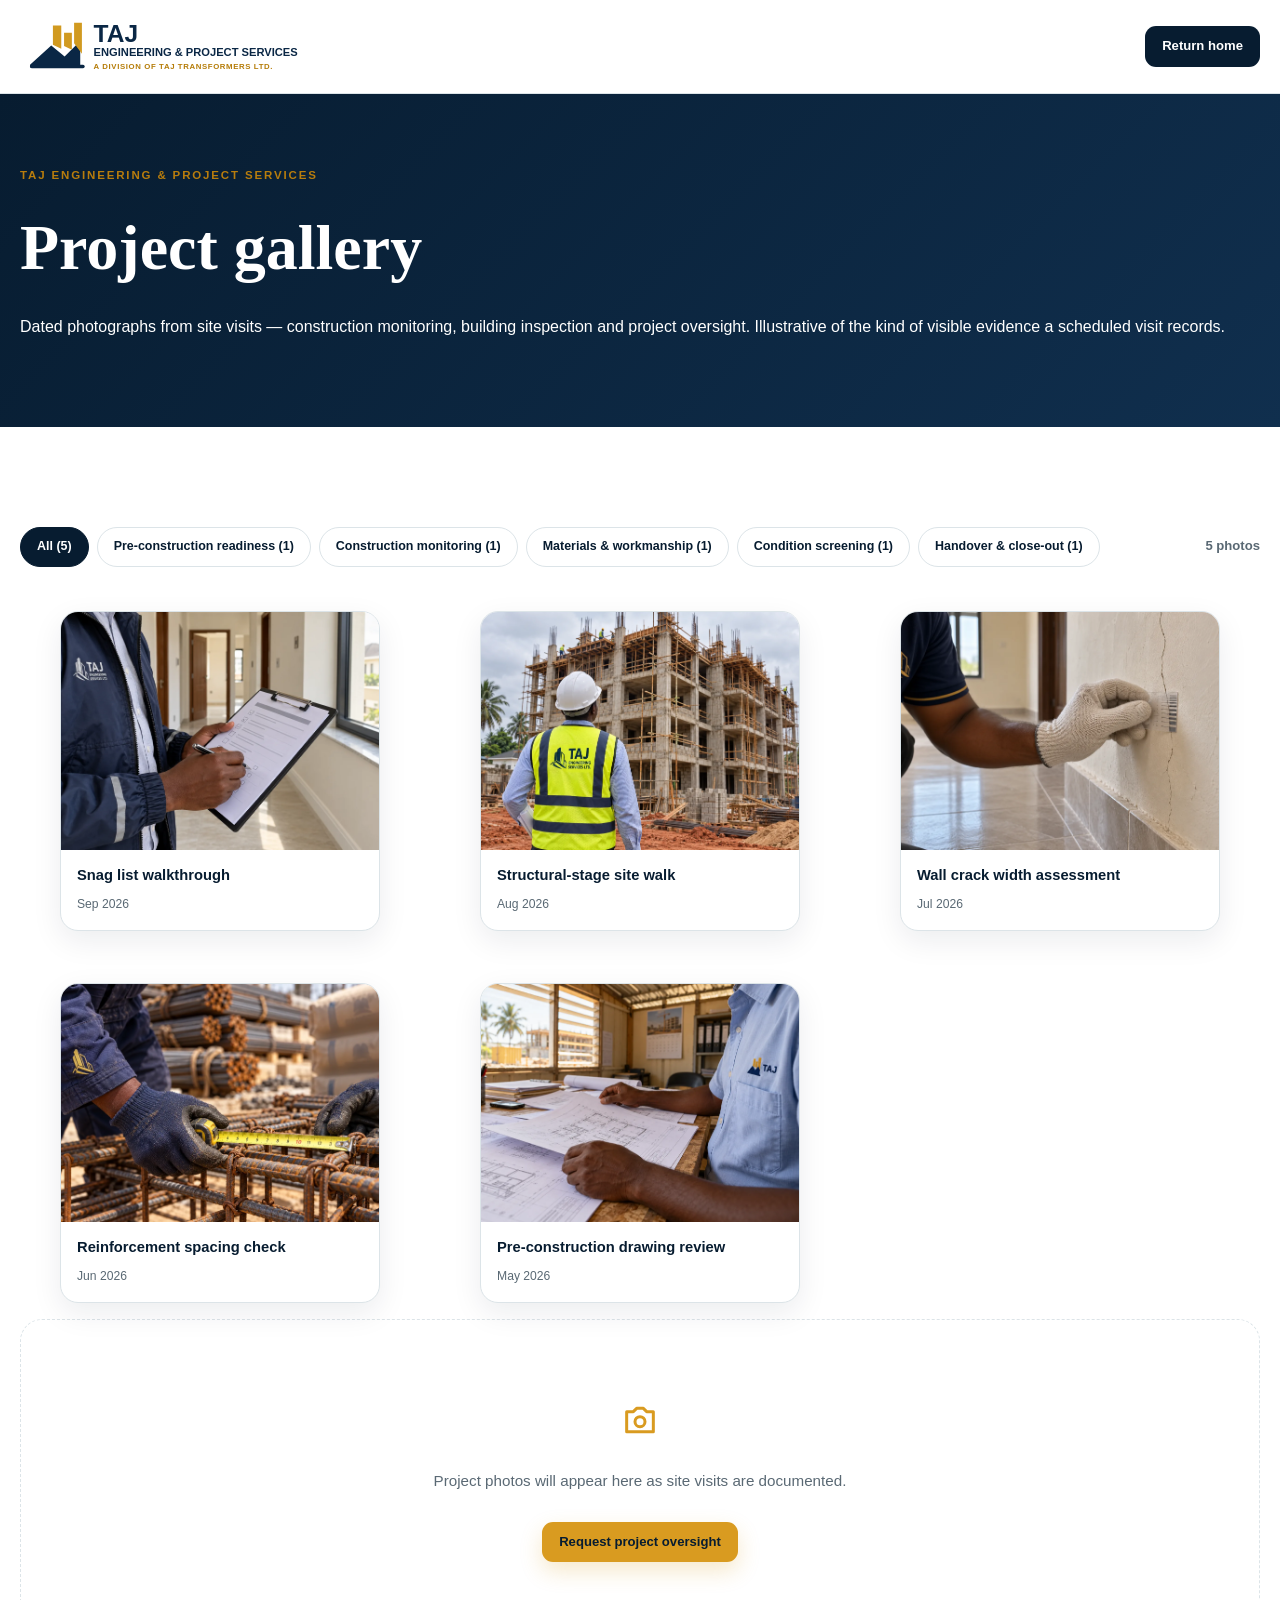
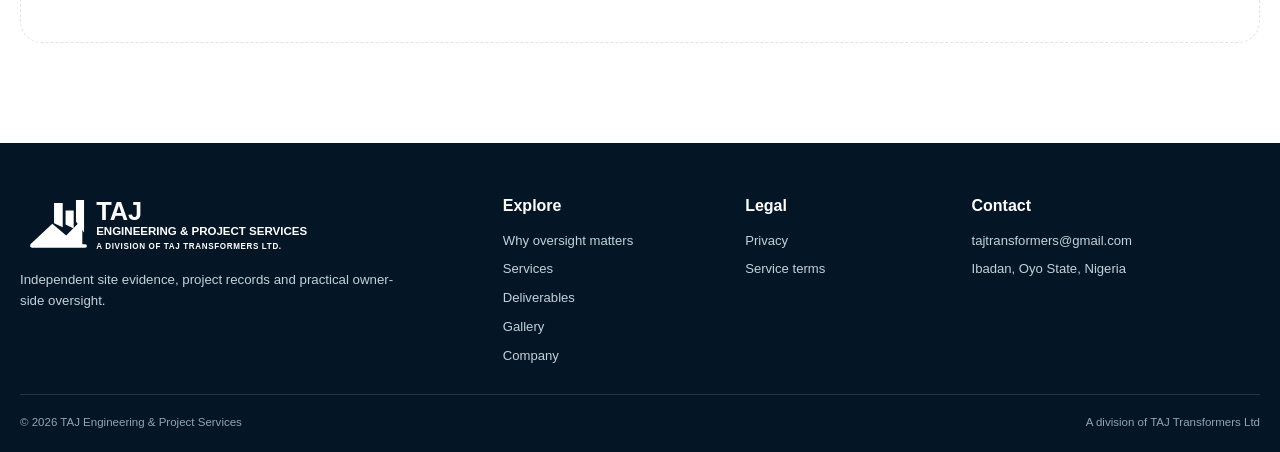
<file: gallery.html>
<!doctype html><html lang="en"><head><meta charset="utf-8"><meta name="viewport" content="width=device-width,initial-scale=1"><title>Project gallery | TAJ Engineering &amp; Project Services</title><meta name="description" content="Dated photographs from TAJ Engineering &amp; Project Services site visits — construction monitoring, building inspection and project oversight across Nigeria."><link rel="canonical" href="https://tajengineering.com.ng/gallery.html"><link rel="icon" href="assets/favicon.svg"><link rel="apple-touch-icon" href="assets/icons/apple-touch-icon.png"><link rel="stylesheet" href="assets/styles.css"></head><body>
<header class="simple-header"><div class="container simple-nav"><a href="index.html"><img src="assets/logo.svg" alt="TAJ Engineering and Project Services"></a><a class="btn btn-dark btn-small" href="index.html">Return home</a></div></header>

<main>
<section class="legal-hero"><div class="container"><span class="eyebrow">TAJ ENGINEERING &amp; PROJECT SERVICES</span><h1>Project gallery</h1><p>Dated photographs from site visits — construction monitoring, building inspection and project oversight. Illustrative of the kind of visible evidence a scheduled visit records.</p></div></section>

<section class="section">
<div class="container">
<div class="gallery-toolbar">
<div class="gallery-filters" id="galleryFilters" hidden></div>
<span class="gallery-count" id="galleryCount"></span>
</div>

<div class="gallery-grid" id="galleryGrid" hidden></div>

<div class="gallery-empty" id="galleryEmpty">
<svg width="40" height="40" aria-hidden="true"><use href="assets/icons.svg#camera"></use></svg>
<p>Project photos will appear here as site visits are documented.</p>
<a class="btn btn-gold btn-small" href="index.html#contact">Request project oversight</a>
</div>
</div>
</section>
</main>

<footer class="site-footer">
<div class="container footer-grid">
<div class="footer-brand"><img alt="TAJ Engineering and Project Services" src="assets/logo.svg"/><p>Independent site evidence, project records and practical owner-side oversight.</p></div>
<div><strong>Explore</strong><a href="index.html#evidence">Why oversight matters</a><a href="index.html#services">Services</a><a href="index.html#deliverables">Deliverables</a><a href="gallery.html">Gallery</a><a href="index.html#company">Company</a></div>
<div><strong>Legal</strong><a href="privacy.html">Privacy</a><a href="terms.html">Service terms</a></div>
<div><strong>Contact</strong><a href="mailto:tajtransformers@gmail.com">tajtransformers@gmail.com</a><span>Ibadan, Oyo State, Nigeria</span></div>
</div>
<div class="container footer-bottom"><span>© <span data-year=""></span> TAJ Engineering &amp; Project Services</span><span>A division of TAJ Transformers Ltd</span></div>
</footer>

<div aria-hidden="true" class="output-modal" id="galleryLightbox">
<div aria-labelledby="lightboxTitle" aria-modal="true" class="output-dialog gallery-dialog" role="dialog">
<button aria-label="Close photo" class="modal-close" type="button">×</button>
<button aria-label="Previous photo" class="lightbox-nav lightbox-prev" id="lightboxPrev" type="button">‹</button>
<button aria-label="Next photo" class="lightbox-nav lightbox-next" id="lightboxNext" type="button">›</button>
<img alt="" id="lightboxImage" loading="lazy"/>
<div class="gallery-dialog-meta"><h2 id="lightboxTitle"></h2><small id="lightboxMeta"></small><p id="lightboxCaption"></p></div>
</div>
</div>

<script src="assets/gallery.js"></script>
</body></html>
</file>
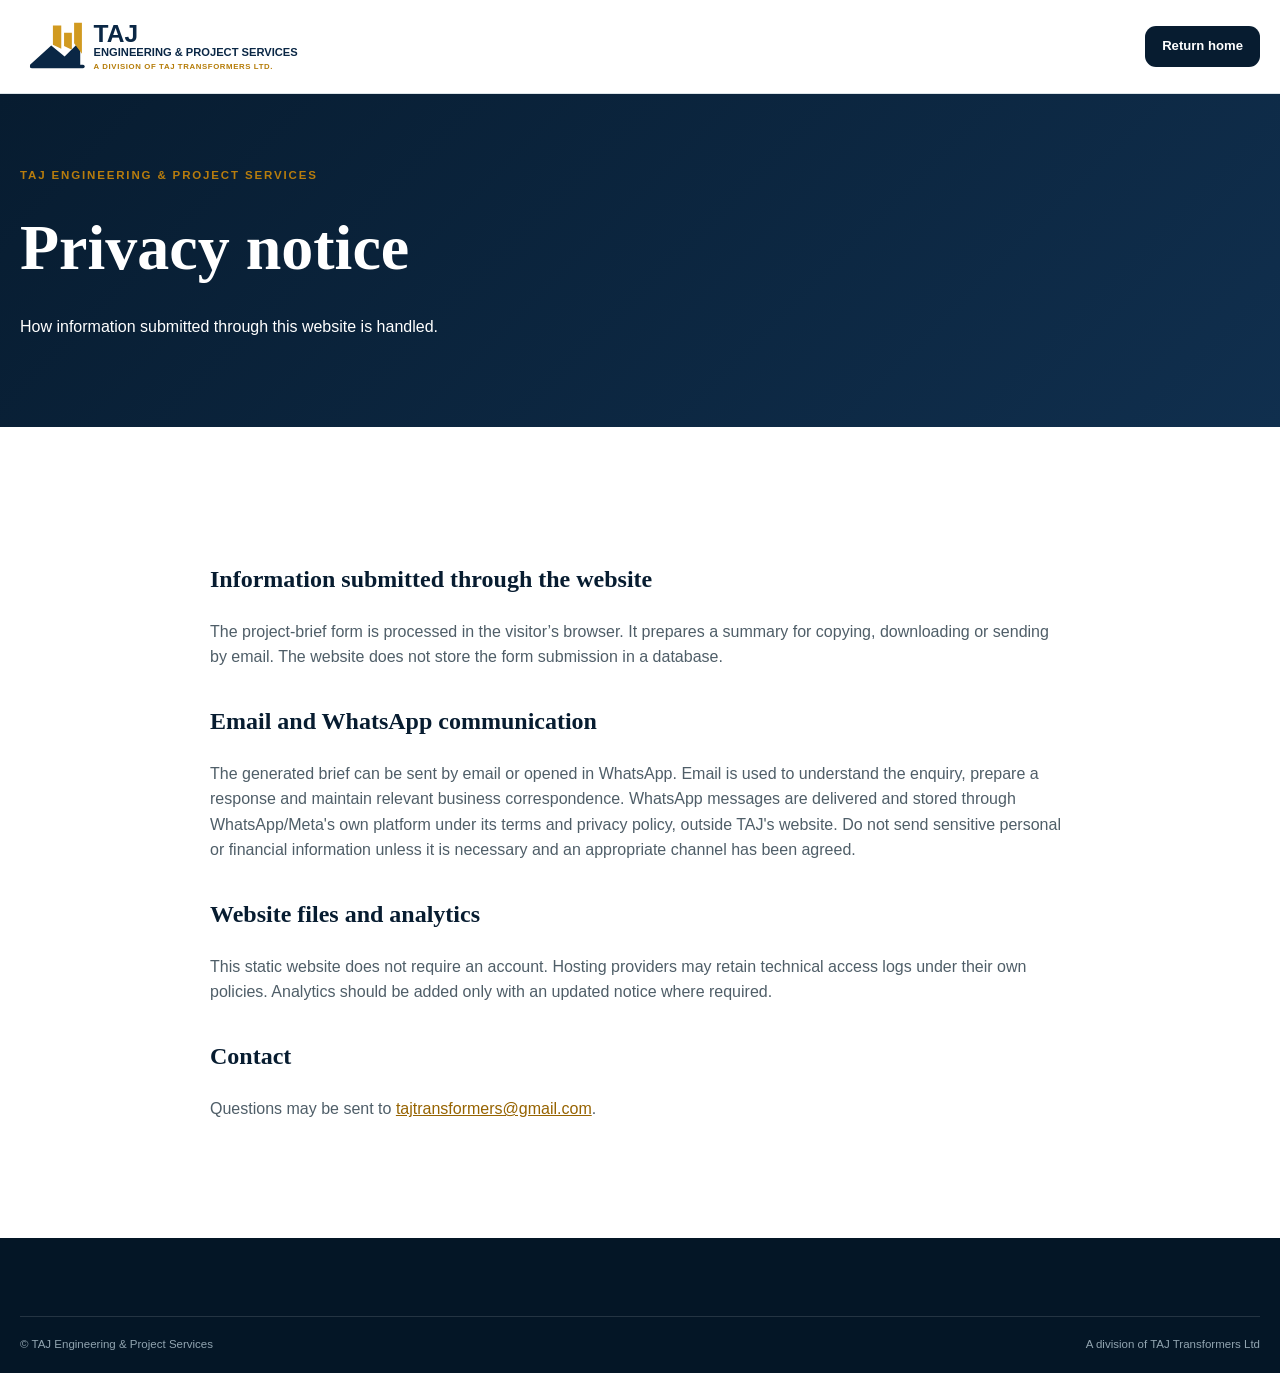
<file: privacy.html>
<!doctype html><html lang="en"><head><meta charset="utf-8"><meta name="viewport" content="width=device-width,initial-scale=1"><title>Privacy notice | TAJ Engineering &amp; Project Services</title><link rel="icon" href="assets/favicon.svg"><link rel="stylesheet" href="assets/styles.css"></head><body><header class="simple-header"><div class="container simple-nav"><a href="index.html"><img src="assets/logo.svg" alt="TAJ Engineering and Project Services"></a><a class="btn btn-dark btn-small" href="index.html">Return home</a></div></header><main><section class="legal-hero"><div class="container"><span class="eyebrow">TAJ ENGINEERING &amp; PROJECT SERVICES</span><h1>Privacy notice</h1><p>How information submitted through this website is handled.</p></div></section><section class="section"><div class="container legal-copy"><h2>Information submitted through the website</h2><p>The project-brief form is processed in the visitor’s browser. It prepares a summary for copying, downloading or sending by email. The website does not store the form submission in a database.</p><h2>Email and WhatsApp communication</h2><p>The generated brief can be sent by email or opened in WhatsApp. Email is used to understand the enquiry, prepare a response and maintain relevant business correspondence. WhatsApp messages are delivered and stored through WhatsApp/Meta's own platform under its terms and privacy policy, outside TAJ's website. Do not send sensitive personal or financial information unless it is necessary and an appropriate channel has been agreed.</p><h2>Website files and analytics</h2><p>This static website does not require an account. Hosting providers may retain technical access logs under their own policies. Analytics should be added only with an updated notice where required.</p><h2>Contact</h2><p>Questions may be sent to <a href="mailto:tajtransformers@gmail.com">tajtransformers@gmail.com</a>.</p></div></section></main><footer class="site-footer"><div class="container footer-bottom"><span>© TAJ Engineering &amp; Project Services</span><span>A division of TAJ Transformers Ltd</span></div></footer></body></html>
</file>
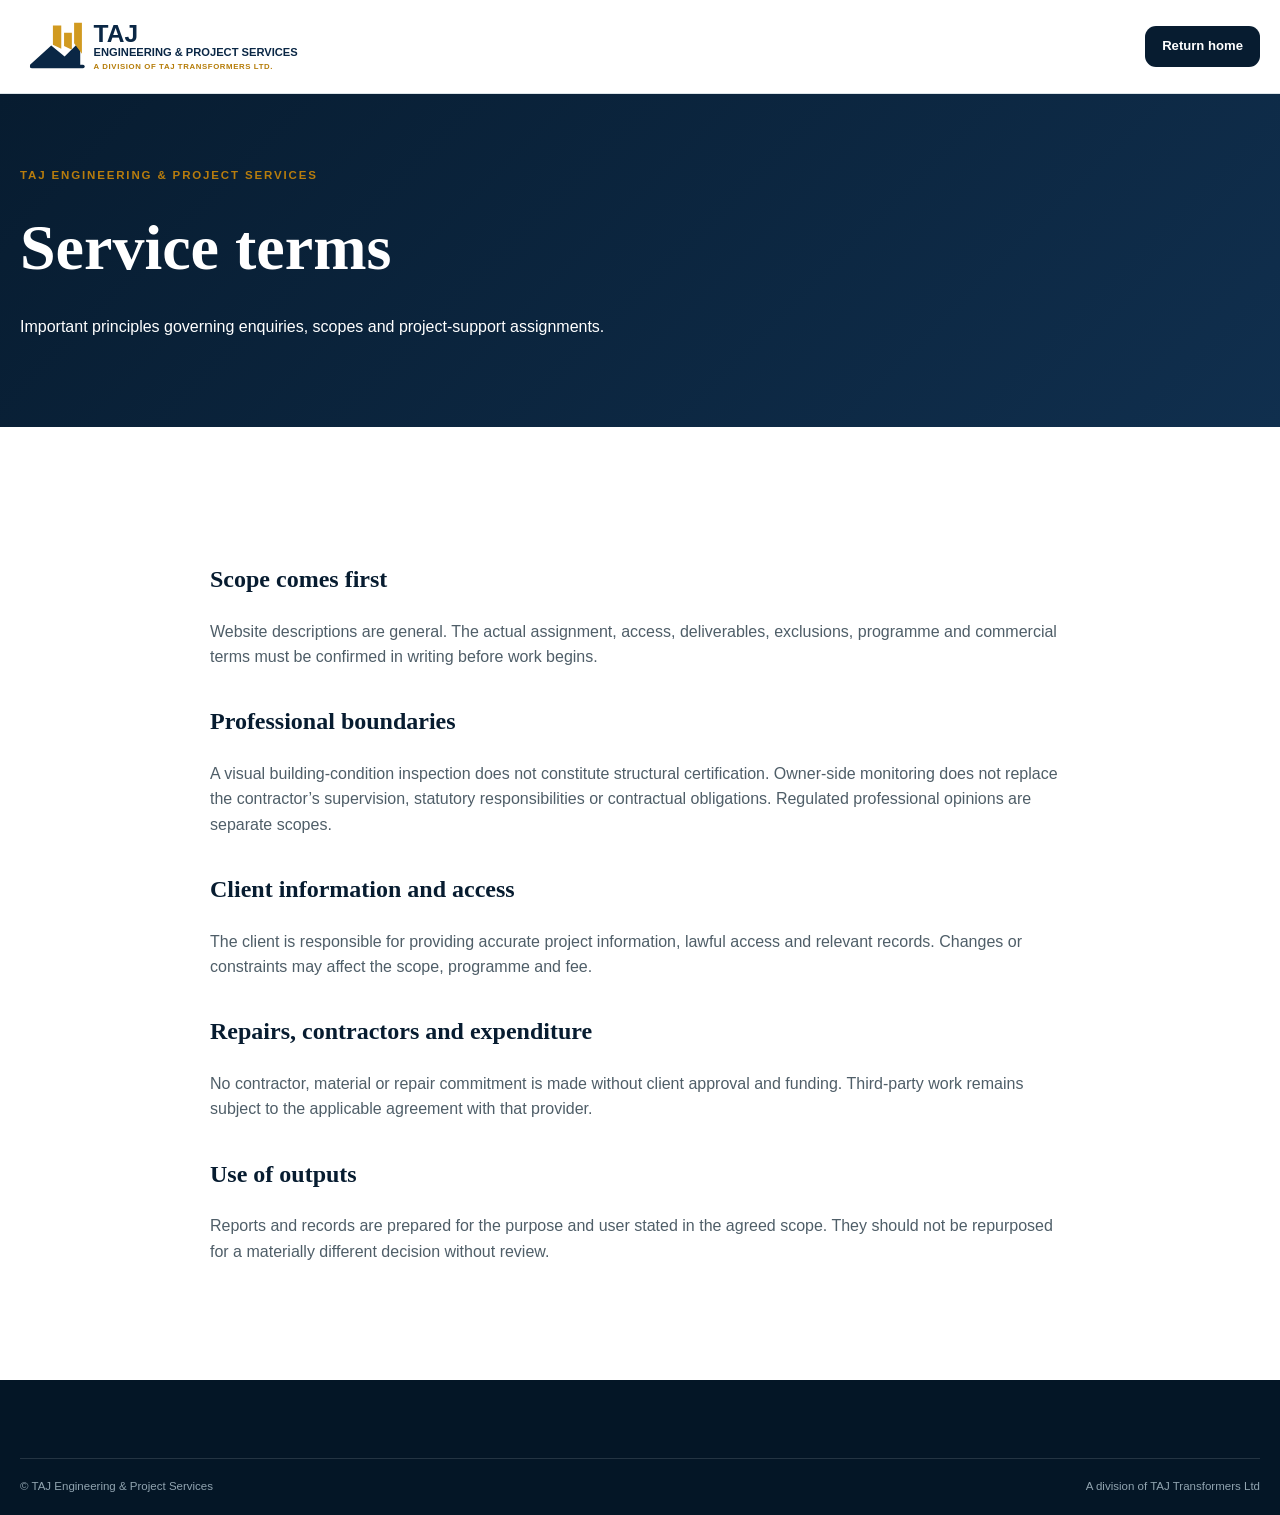
<file: terms.html>
<!doctype html><html lang="en"><head><meta charset="utf-8"><meta name="viewport" content="width=device-width,initial-scale=1"><title>Service terms | TAJ Engineering &amp; Project Services</title><link rel="icon" href="assets/favicon.svg"><link rel="stylesheet" href="assets/styles.css"></head><body><header class="simple-header"><div class="container simple-nav"><a href="index.html"><img src="assets/logo.svg" alt="TAJ Engineering and Project Services"></a><a class="btn btn-dark btn-small" href="index.html">Return home</a></div></header><main><section class="legal-hero"><div class="container"><span class="eyebrow">TAJ ENGINEERING &amp; PROJECT SERVICES</span><h1>Service terms</h1><p>Important principles governing enquiries, scopes and project-support assignments.</p></div></section><section class="section"><div class="container legal-copy"><h2>Scope comes first</h2><p>Website descriptions are general. The actual assignment, access, deliverables, exclusions, programme and commercial terms must be confirmed in writing before work begins.</p><h2>Professional boundaries</h2><p>A visual building-condition inspection does not constitute structural certification. Owner-side monitoring does not replace the contractor’s supervision, statutory responsibilities or contractual obligations. Regulated professional opinions are separate scopes.</p><h2>Client information and access</h2><p>The client is responsible for providing accurate project information, lawful access and relevant records. Changes or constraints may affect the scope, programme and fee.</p><h2>Repairs, contractors and expenditure</h2><p>No contractor, material or repair commitment is made without client approval and funding. Third-party work remains subject to the applicable agreement with that provider.</p><h2>Use of outputs</h2><p>Reports and records are prepared for the purpose and user stated in the agreed scope. They should not be repurposed for a materially different decision without review.</p></div></section></main><footer class="site-footer"><div class="container footer-bottom"><span>© TAJ Engineering &amp; Project Services</span><span>A division of TAJ Transformers Ltd</span></div></footer></body></html>
</file>
<file: assets/styles.css>
:root{--navy:#071c30;--navy-2:#0b2945;--navy-3:#102f4e;--gold:#d99b20;--gold-2:#f2bf55;--gold-soft:#fff4dc;--ivory:#faf8f2;--mist:#eef3f5;--white:#fff;--ink:#132330;--muted:#5a6974;--line:#dce4e8;--green:#2f7a55;--red:#bd4436;--shadow:0 22px 60px rgba(7,28,48,.14);--shadow-soft:0 10px 30px rgba(7,28,48,.08);--radius:22px;--max:1240px}
*{box-sizing:border-box}html{scroll-behavior:smooth;scroll-padding-top:110px}body{margin:0;font-family:Arial,"Segoe UI",sans-serif;color:var(--ink);background:#fff;line-height:1.58;-webkit-font-smoothing:antialiased}body.modal-open{overflow:hidden}img{display:block;max-width:100%}a{color:inherit;text-decoration:none}button,input,select,textarea{font:inherit}.container{width:min(var(--max),calc(100% - 40px));margin-inline:auto}.skip-link{position:fixed;left:14px;top:-80px;background:var(--gold);color:var(--navy);padding:12px 16px;border-radius:10px;font-weight:800;z-index:999}.skip-link:focus{top:14px}.page-progress{position:fixed;top:0;left:0;right:0;height:3px;z-index:500;background:transparent}.page-progress span{display:block;height:100%;width:0;background:var(--gold)}
.utility-bar{background:#041626;color:#cbd7df;font-size:.77rem;letter-spacing:.01em}.utility-inner{min-height:34px;display:flex;align-items:center;justify-content:space-between;gap:20px}.utility-links{display:flex;gap:24px;align-items:center}.utility-links a{color:#fff;font-weight:700}.site-header{position:sticky;top:0;z-index:100;background:rgba(255,255,255,.94);border-bottom:1px solid rgba(7,28,48,.09);backdrop-filter:blur(16px)}.nav{min-height:78px;display:flex;align-items:center;gap:28px}.brand{margin-right:auto;display:block}.brand img{width:295px;height:auto}.nav-links{display:flex;align-items:center;gap:27px}.nav-links a{font-size:.86rem;font-weight:800;color:#324451;position:relative;padding:30px 0}.nav-links a:after{content:"";position:absolute;height:2px;left:0;right:100%;bottom:20px;background:var(--gold);transition:.22s}.nav-links a:hover:after,.nav-links a.active:after{right:0}.nav-cta{white-space:nowrap}.menu-button{display:none;width:44px;height:44px;border:1px solid var(--line);border-radius:12px;background:#fff;padding:11px;cursor:pointer}.menu-button span{display:block;height:2px;background:var(--navy);margin:4px 0;border-radius:2px;transition:.2s}.menu-button[aria-expanded="true"] span:nth-child(1){transform:translateY(6px) rotate(45deg)}.menu-button[aria-expanded="true"] span:nth-child(2){opacity:0}.menu-button[aria-expanded="true"] span:nth-child(3){transform:translateY(-6px) rotate(-45deg)}
.btn{display:inline-flex;align-items:center;justify-content:center;gap:9px;border:1px solid transparent;border-radius:11px;padding:14px 20px;font-weight:850;cursor:pointer;transition:.22s;line-height:1.1}.btn svg{width:18px;height:18px}.btn-small{padding:12px 16px;font-size:.82rem}.btn-gold{background:var(--gold);color:var(--navy);box-shadow:0 9px 22px rgba(217,155,32,.23)}.btn-gold:hover{transform:translateY(-2px);background:#e3a52c}.btn-outline{background:rgba(255,255,255,.06);border-color:rgba(255,255,255,.45);color:#fff}.btn-outline:hover{background:#fff;color:var(--navy)}.btn-dark{background:var(--navy);color:#fff}.btn-dark:hover{background:var(--navy-2);transform:translateY(-2px)}.btn-plain{background:transparent;border-color:var(--line);color:var(--navy)}
.hero{position:relative;overflow:hidden;background:linear-gradient(125deg,#06192c 0%,#0a2946 56%,#123a5c 100%);color:#fff}.hero:after{content:"";position:absolute;inset:0;background:radial-gradient(circle at 17% 20%,rgba(217,155,32,.13),transparent 27%),linear-gradient(90deg,rgba(7,28,48,.2),transparent 65%);pointer-events:none}.hero-grid-bg{position:absolute;inset:0;opacity:.07;background-image:linear-gradient(rgba(255,255,255,.35) 1px,transparent 1px),linear-gradient(90deg,rgba(255,255,255,.35) 1px,transparent 1px);background-size:54px 54px;mask-image:linear-gradient(90deg,#000,transparent 70%)}.hero-layout{position:relative;z-index:2;display:grid;grid-template-columns:1.04fr .96fr;gap:52px;min-height:665px;align-items:center;padding-block:64px 72px}.eyebrow{display:block;color:#b87d0d;font-size:.72rem;letter-spacing:.16em;font-weight:900;margin-bottom:12px}.hero .eyebrow{color:var(--gold-2)}.hero h1{font-family:Georgia,"Times New Roman",serif;font-size:clamp(3rem,5.6vw,5.4rem);line-height:.99;letter-spacing:-.045em;margin:0 0 25px;font-weight:700}.hero h1 em{color:var(--gold-2);font-style:normal}.hero-copy>p{font-size:1.08rem;color:#d7e2e9;max-width:670px;margin:0 0 28px}.hero-actions{display:flex;gap:12px;flex-wrap:wrap}.hero-proof{display:grid;grid-template-columns:repeat(3,1fr);gap:0;margin-top:42px;border-top:1px solid rgba(255,255,255,.17);padding-top:23px}.hero-proof div{padding-right:17px;margin-right:17px;border-right:1px solid rgba(255,255,255,.15)}.hero-proof div:last-child{border:0;margin:0}.hero-proof strong{display:block;color:#fff;font-size:.86rem;margin-bottom:4px}.hero-proof span{display:block;color:#afc0cb;font-size:.75rem;line-height:1.4}.hero-visual{position:relative;min-height:520px}.hero-image-wrap{height:520px;border-radius:28px;overflow:hidden;border:1px solid rgba(255,255,255,.18);box-shadow:0 34px 90px rgba(0,0,0,.33)}.hero-image-wrap img{width:100%;height:100%;object-fit:cover;object-position:center}.hero-image-wrap:after{content:"";position:absolute;inset:0;border-radius:28px;background:linear-gradient(180deg,transparent 55%,rgba(2,14,25,.35));pointer-events:none}.project-card{position:absolute;right:-18px;bottom:28px;width:330px;background:rgba(5,22,38,.94);border:1px solid rgba(255,255,255,.18);border-radius:18px;box-shadow:0 22px 55px rgba(0,0,0,.34);padding:20px;backdrop-filter:blur(12px)}.project-card-head{display:flex;justify-content:space-between;align-items:center;padding-bottom:13px;border-bottom:1px solid rgba(255,255,255,.15);font-size:.68rem;font-weight:900;letter-spacing:.1em}.status{color:#b9ddc9;letter-spacing:0}.status i{display:inline-block;width:7px;height:7px;border-radius:50%;background:#55c583;margin-right:6px}.project-card dl{margin:14px 0}.project-card dl div{display:grid;grid-template-columns:88px 1fr;gap:13px;padding:8px 0}.project-card dt{font-size:.7rem;color:#9cb0be}.project-card dd{margin:0;font-size:.79rem;font-weight:800;color:#fff}.project-card>a{display:flex;justify-content:space-between;align-items:center;border-top:1px solid rgba(255,255,255,.15);padding-top:14px;color:var(--gold-2);font-size:.79rem;font-weight:850}
.service-rail{position:relative;z-index:4;margin-top:-1px;background:#fff;border-bottom:1px solid var(--line);box-shadow:0 12px 30px rgba(7,28,48,.06)}.service-rail-grid{display:grid;grid-template-columns:repeat(5,1fr)}.service-rail-grid>a{display:flex;align-items:center;gap:13px;padding:22px 18px;border-right:1px solid var(--line);transition:.2s}.service-rail-grid>a:first-child{border-left:1px solid var(--line)}.service-rail-grid>a:hover{background:var(--gold-soft)}.service-rail svg{width:30px;height:30px;color:#bc7f0e;flex:0 0 auto}.service-rail strong,.service-rail span{display:block}.service-rail strong{color:var(--navy);font-size:.9rem}.service-rail span{color:var(--muted);font-size:.72rem;margin-top:2px;line-height:1.35}
.section{padding:100px 0}.section-ivory{background:var(--ivory)}.section-heading{margin-bottom:40px}.section-heading.split{display:grid;grid-template-columns:1fr .75fr;gap:60px;align-items:end}.section-heading.center{text-align:center;max-width:760px;margin:0 auto 48px}.section-heading h2,.output-intro h2,.company-copy h2,.contact-copy h2{font-family:Georgia,"Times New Roman",serif;color:var(--navy);font-size:clamp(2.25rem,4vw,3.65rem);line-height:1.07;letter-spacing:-.03em;margin:0}.section-heading p,.output-intro>p,.company-copy>p,.contact-copy>p{color:var(--muted);margin:0;font-size:1rem}.section-heading.center p{margin:14px auto 0}
.solution-shell{background:#fff;border:1px solid var(--line);border-radius:26px;box-shadow:var(--shadow-soft);overflow:hidden}.solution-tabs{display:grid;grid-template-columns:repeat(5,1fr);background:#f0f4f6;border-bottom:1px solid var(--line)}.solution-tabs button{border:0;border-right:1px solid var(--line);background:transparent;padding:18px 13px;color:#53636e;font-size:.8rem;font-weight:850;cursor:pointer}.solution-tabs button:last-child{border:0}.solution-tabs button.active{background:var(--navy);color:#fff;box-shadow:inset 0 -3px 0 var(--gold)}.solution-panel{display:grid;grid-template-columns:1.04fr .96fr;min-height:430px}.solution-copy{padding:45px}.solution-label{display:block;color:#a66f06;font-size:.67rem;letter-spacing:.14em;font-weight:900;margin-bottom:13px}.solution-copy h3{font-family:Georgia,serif;color:var(--navy);font-size:2.3rem;line-height:1.1;margin:0 0 15px}.solution-copy>p{color:var(--muted);max-width:620px;margin:0}.solution-columns{display:grid;grid-template-columns:1fr 1fr;gap:14px;margin:28px 0}.solution-columns div{border-left:3px solid var(--gold);padding:9px 15px;background:var(--gold-soft)}.solution-columns small,.solution-columns strong{display:block}.solution-columns small{font-size:.63rem;letter-spacing:.08em;color:#806126;font-weight:900;margin-bottom:5px}.solution-columns strong{font-size:.86rem;color:var(--navy)}.solution-visual{min-height:430px;overflow:hidden}.solution-visual img{width:100%;height:100%;object-fit:cover}
.services-grid{display:grid;grid-template-columns:repeat(12,1fr);gap:18px}.service-card{grid-column:span 4;position:relative;background:#fff;border:1px solid var(--line);border-radius:22px;padding:25px;box-shadow:var(--shadow-soft);overflow:hidden;transition:.22s}.service-card:nth-child(4),.service-card:nth-child(5){grid-column:span 6}.service-card:hover{transform:translateY(-4px);box-shadow:var(--shadow)}.service-card:before{content:"";position:absolute;height:4px;left:0;right:0;top:0;background:linear-gradient(90deg,var(--gold),#f0c566)}.number{position:absolute;right:20px;top:16px;font-size:2.5rem;font-weight:900;color:#edf1f3}.service-icon{width:55px;height:55px;border-radius:16px;background:var(--gold-soft);display:grid;place-items:center;color:#ad740b;margin-bottom:20px}.service-icon svg{width:29px;height:29px}.service-card h3{font-family:Georgia,serif;font-size:1.32rem;line-height:1.15;color:var(--navy);margin:0 0 10px}.service-card p{color:var(--muted);margin:0}.service-card ul{margin:17px 0 20px;padding-left:18px;color:#53616b;font-size:.86rem}.service-card li{margin:6px 0}.service-card button{padding:0;border:0;background:transparent;color:#9b6707;font-size:.81rem;font-weight:900;cursor:pointer}
.output-section{background:linear-gradient(135deg,#06192c,#0c3151);color:#fff;overflow:hidden}.output-layout{display:grid;grid-template-columns:.85fr 1.15fr;gap:48px;align-items:center}.output-intro h2{color:#fff}.output-intro>p{color:#bdccd6;margin-top:16px}.output-tabs{display:grid;gap:7px;margin:28px 0}.output-tabs button{text-align:left;border:1px solid rgba(255,255,255,.13);border-radius:10px;background:rgba(255,255,255,.04);color:#cbd8e1;padding:13px 16px;cursor:pointer;font-weight:750}.output-tabs button.active{background:#fff;color:var(--navy);border-color:#fff;box-shadow:inset 4px 0 0 var(--gold)}.output-summary{border-top:1px solid rgba(255,255,255,.15);padding-top:22px}.output-summary small{display:block;color:var(--gold-2);font-size:.65rem;letter-spacing:.12em;font-weight:900}.output-summary h3{font-family:Georgia,serif;font-size:1.65rem;margin:7px 0}.output-summary p{color:#becbd4;margin:0 0 14px}.format-row{display:flex;gap:7px;flex-wrap:wrap;margin-bottom:18px}.format-row span{border:1px solid rgba(255,255,255,.2);border-radius:999px;padding:5px 9px;font-size:.67rem;color:#dfe7ec}.output-visual{position:relative;background:#fff;border-radius:25px;padding:12px;box-shadow:0 35px 90px rgba(0,0,0,.32)}.output-visual:before{content:"ILLUSTRATIVE OUTPUT";position:absolute;top:26px;right:28px;z-index:2;background:rgba(7,28,48,.84);color:#fff;border-radius:999px;padding:6px 10px;font-size:.58rem;letter-spacing:.09em;font-weight:900}.output-visual img{width:100%;border-radius:17px}
.process-line{display:grid;grid-template-columns:repeat(4,1fr);gap:0;position:relative}.process-line:before{content:"";position:absolute;top:48px;left:12.5%;right:12.5%;height:1px;background:#cad5dc}.process-line article{position:relative;text-align:center;padding:0 24px}.process-line article>span{position:absolute;top:0;left:50%;transform:translateX(-50%);width:25px;height:25px;border-radius:50%;background:var(--gold);color:var(--navy);display:grid;place-items:center;font-size:.62rem;font-weight:900;z-index:2}.process-line svg{width:48px;height:48px;color:var(--navy);margin:34px auto 19px;background:#fff;padding:9px;border:1px solid var(--line);border-radius:15px;box-shadow:var(--shadow-soft)}.process-line h3{font-family:Georgia,serif;color:var(--navy);margin:0 0 7px}.process-line p{color:var(--muted);font-size:.86rem;margin:0}
.company-section{background:#fff}.company-layout{display:grid;grid-template-columns:1.02fr .98fr;gap:58px;align-items:center}.company-collage{position:relative;min-height:545px}.company-main{width:88%;height:500px;object-fit:cover;border-radius:26px;box-shadow:var(--shadow)}.company-small{position:absolute;width:47%;height:230px;right:0;bottom:0;object-fit:cover;border:9px solid #fff;border-radius:20px;box-shadow:var(--shadow)}.company-copy>p{margin-top:17px}.company-facts{display:grid;gap:10px;margin:25px 0}.company-facts div{display:grid;grid-template-columns:165px 1fr;gap:17px;padding:13px 0;border-bottom:1px solid var(--line)}.company-facts small{font-size:.64rem;letter-spacing:.08em;color:#77848d;font-weight:900}.company-facts strong{color:var(--navy);font-size:.87rem}.company-facts a{text-decoration:underline;text-decoration-color:#d9b15f;text-underline-offset:3px}.scope-note{display:flex;gap:14px;padding:17px;border-radius:15px;background:var(--gold-soft);border:1px solid #ead9af}.scope-note svg{width:27px;height:27px;color:#9b6707;flex:0 0 auto}.scope-note p{margin:0;color:#5e533d;font-size:.82rem}.scope-band{background:var(--navy);color:#fff}.scope-grid{display:grid;grid-template-columns:repeat(3,1fr)}.scope-grid div{padding:25px 28px;border-right:1px solid rgba(255,255,255,.14)}.scope-grid div:last-child{border:0}.scope-grid strong,.scope-grid span{display:block}.scope-grid strong{color:var(--gold-2);margin-bottom:4px}.scope-grid span{color:#c4d1d9;font-size:.79rem}
.contact-section{background:var(--mist)}.contact-layout{display:grid;grid-template-columns:.78fr 1.22fr;gap:46px;align-items:start}.contact-copy>p{margin-top:16px}.brief-guide{display:grid;gap:12px;margin:28px 0}.brief-guide div{display:flex;align-items:flex-start;gap:12px}.brief-guide span{width:27px;height:27px;border-radius:9px;display:grid;place-items:center;background:var(--navy);color:#fff;font-size:.7rem;font-weight:900;flex:0 0 auto}.brief-guide p{margin:2px 0;color:var(--muted);font-size:.87rem}.brief-guide strong{color:var(--navy)}.direct-contact{border-top:1px solid #cad6dc;padding-top:20px}.direct-contact small,.direct-contact a,.direct-contact span{display:block}.direct-contact small{font-size:.64rem;letter-spacing:.09em;font-weight:900;color:#77848d}.direct-contact a{font-family:Georgia,serif;font-size:1.2rem;color:var(--navy);font-weight:700;margin:5px 0}.direct-contact span{font-size:.82rem;color:var(--muted)}.project-form{background:#fff;border-radius:24px;padding:28px;box-shadow:var(--shadow);border:1px solid #d8e2e7}.form-head{display:flex;justify-content:space-between;align-items:center;padding-bottom:18px;margin-bottom:21px;border-bottom:1px solid var(--line)}.form-head small{font-size:.63rem;letter-spacing:.1em;color:#a26c07;font-weight:900}.form-head h3{font-family:Georgia,serif;color:var(--navy);font-size:1.65rem;margin:3px 0 0}.form-head>span{font-size:.68rem;color:#687780;background:#f0f4f6;border-radius:999px;padding:6px 9px}.form-grid{display:grid;grid-template-columns:1fr 1fr;gap:14px}.form-grid label{display:grid;gap:7px}.form-grid label.full{grid-column:1/-1}.form-grid label>span{font-size:.76rem;font-weight:850;color:#263b49}.form-grid input,.form-grid select,.form-grid textarea{width:100%;padding:13px;border:1px solid #cbd7de;border-radius:10px;background:#fff;color:var(--ink);outline:0}.form-grid textarea{min-height:105px;resize:vertical}.form-grid input:focus,.form-grid select:focus,.form-grid textarea:focus{border-color:#b97c0c;box-shadow:0 0 0 3px rgba(217,155,32,.17)}.form-grid .invalid{border-color:var(--red);box-shadow:0 0 0 3px rgba(189,68,54,.12)}.form-actions{display:flex;gap:10px;margin-top:18px}.form-note{font-size:.73rem;color:#6b7880;margin:12px 0 0}.brief-result{margin-top:22px;border:1px solid #cbd7de;border-radius:16px;overflow:hidden;background:#f7fafb}.brief-result-head{display:flex;justify-content:space-between;gap:12px;padding:12px 15px;background:var(--navy);color:#fff}.brief-result-head span{font-size:.7rem;color:#c5d2da}.brief-result pre{white-space:pre-wrap;font:12px/1.55 Arial,sans-serif;color:#364751;padding:16px;margin:0;max-height:300px;overflow:auto}.brief-result-actions{display:flex;gap:8px;flex-wrap:wrap;padding:12px 15px;border-top:1px solid #dbe4e8;background:#fff}.brief-result-actions button,.brief-result-actions a{border:1px solid #cbd7de;background:#fff;border-radius:8px;padding:9px 11px;color:var(--navy);font-size:.74rem;font-weight:850;cursor:pointer}.brief-result-actions a{background:var(--gold);border-color:var(--gold)}#copyStatus{min-height:20px;margin:0;padding:0 15px 10px;color:var(--green);font-size:.72rem}
.site-footer{background:#041626;color:#c4d1d9;padding:50px 0 20px}.footer-grid{display:grid;grid-template-columns:1.4fr .65fr .6fr .9fr;gap:34px}.footer-grid>div:not(.footer-brand){display:grid;align-content:start;gap:8px}.footer-grid strong{color:#fff;margin-bottom:4px}.footer-grid a,.footer-grid span{color:#c4d1d9;font-size:.82rem}.footer-brand img{width:300px;filter:brightness(0) invert(1)}.footer-brand p{max-width:390px;font-size:.83rem}.footer-bottom{display:flex;justify-content:space-between;gap:20px;border-top:1px solid rgba(255,255,255,.13);padding-top:18px;margin-top:28px;font-size:.72rem;color:#91a4b0}.mobile-cta{display:none;position:fixed;left:13px;right:13px;bottom:12px;z-index:90;background:var(--gold);color:var(--navy);text-align:center;padding:14px;border-radius:12px;font-weight:900;box-shadow:var(--shadow)}
.output-modal{position:fixed;inset:0;z-index:300;background:rgba(3,15,27,.89);display:none;place-items:center;padding:24px}.output-modal.open{display:grid}.output-dialog{position:relative;width:min(1050px,100%);max-height:92vh;overflow:auto;background:#fff;border-radius:22px;padding:24px;box-shadow:0 30px 100px rgba(0,0,0,.45)}.output-dialog small{font-size:.62rem;letter-spacing:.1em;color:#a36d08;font-weight:900}.output-dialog h2{font-family:Georgia,serif;color:var(--navy);margin:4px 0 17px;font-size:2rem}.output-dialog img{width:100%;border:1px solid var(--line);border-radius:14px}.output-dialog>p{color:var(--muted);font-size:.78rem}.modal-close{position:sticky;float:right;top:0;z-index:2;width:42px;height:42px;border:0;border-radius:50%;background:var(--navy);color:#fff;font-size:1.4rem;cursor:pointer}
.simple-header{background:#fff;border-bottom:1px solid var(--line)}.simple-nav{display:flex;justify-content:space-between;align-items:center;padding:16px 0}.simple-nav img{width:290px}.legal-hero{background:linear-gradient(135deg,var(--navy),var(--navy-3));color:#fff;padding:72px 0}.legal-hero h1{font-family:Georgia,serif;font-size:clamp(2.5rem,5vw,4.3rem);margin:10px 0}.legal-copy{max-width:860px}.legal-copy h2{font-family:Georgia,serif;color:var(--navy);margin-top:34px}.legal-copy p,.legal-copy li{color:#4f5e68}.legal-copy a{text-decoration:underline;color:#966300}
.reveal{opacity:1;transform:none}:focus-visible{outline:3px solid var(--gold-2);outline-offset:3px}
@media(max-width:1120px){.brand img{width:255px}.nav-links{gap:18px}.nav-cta{display:none}.hero-layout{grid-template-columns:1fr;min-height:auto;padding-block:60px}.hero-copy{max-width:800px}.hero-visual{max-width:760px;width:100%;margin-inline:auto}.hero-image-wrap{height:540px}.project-card{right:20px}.service-rail-grid{grid-template-columns:repeat(3,1fr)}.service-rail-grid>a:nth-child(4){border-left:1px solid var(--line)}.solution-panel,.output-layout,.company-layout,.contact-layout{grid-template-columns:1fr}.solution-visual{height:360px;min-height:0}.services-grid .service-card{grid-column:span 6}.services-grid .service-card:last-child{grid-column:span 12}.output-tabs{grid-template-columns:repeat(5,1fr);gap:6px}.output-tabs button{text-align:center}.company-collage{max-width:850px}.menu-button{display:block}.nav-links{display:none;position:absolute;top:calc(100% + 8px);left:20px;right:20px;background:#fff;border:1px solid var(--line);border-radius:17px;padding:13px;box-shadow:var(--shadow);flex-direction:column;align-items:stretch;gap:0}.nav-links.open{display:flex}.nav-links a{padding:12px}.nav-links a:after{display:none}}
@media(max-width:760px){.container{width:min(100% - 28px,var(--max))}.utility-inner{justify-content:center;text-align:center;min-height:38px}.utility-inner>span{display:none}.utility-links{gap:12px;font-size:.7rem}.utility-links>span{display:none}.nav{min-height:68px;gap:12px}.brand img{width:215px}.menu-button{margin-left:auto}.hero-layout{padding:42px 0 52px}.hero h1{font-size:2.55rem}.hero-copy>p{font-size:.94rem}.hero-proof{display:none}.hero-proof div{border-right:0;border-bottom:1px solid rgba(255,255,255,.14);padding:0 0 12px;margin:0}.hero-proof div:last-child{border-bottom:0}.hero-visual{min-height:auto}.hero-image-wrap{height:405px}.project-card{position:relative;right:auto;bottom:auto;width:calc(100% - 24px);margin:-62px auto 0}.service-rail-grid{grid-template-columns:1fr 1fr}.service-rail-grid>a{border-bottom:1px solid var(--line);border-left:1px solid var(--line)}.service-rail-grid>a:last-child{grid-column:1/-1}.section{padding:72px 0}.section-heading.split{grid-template-columns:1fr;gap:14px}.section-heading h2,.output-intro h2,.company-copy h2,.contact-copy h2{font-size:2.35rem}.solution-tabs{display:flex;overflow:auto;scroll-snap-type:x mandatory}.solution-tabs button{min-width:160px;scroll-snap-align:start}.solution-panel{display:block}.solution-copy{padding:27px}.solution-copy h3{font-size:1.85rem}.solution-columns{grid-template-columns:1fr}.solution-visual{height:290px}.services-grid{grid-template-columns:1fr}.services-grid .service-card,.services-grid .service-card:last-child{grid-column:auto}.output-tabs{display:flex;overflow:auto}.output-tabs button{min-width:150px}.output-visual{margin-top:25px}.process-line{grid-template-columns:1fr 1fr;gap:28px 0}.process-line:before{display:none}.company-collage{min-height:400px}.company-main{height:370px;width:94%}.company-small{height:160px;width:48%}.company-facts div{grid-template-columns:1fr;gap:5px}.scope-grid{grid-template-columns:1fr}.scope-grid div{border-right:0;border-bottom:1px solid rgba(255,255,255,.13)}.form-grid{grid-template-columns:1fr}.form-grid label.full{grid-column:auto}.form-head{align-items:flex-start}.form-head>span{display:none}.footer-grid{grid-template-columns:1fr 1fr}.footer-brand{grid-column:1/-1}.footer-bottom{display:block}.mobile-cta.show{display:block}.site-footer{padding-bottom:24px}}
@media(max-width:480px){.hero h1{font-size:2.6rem}.hero-actions{display:grid}.hero-actions .btn{width:100%}.hero-image-wrap{height:350px}.service-rail-grid{grid-template-columns:1fr}.service-rail-grid>a:last-child{grid-column:auto}.process-line{grid-template-columns:1fr}.project-form{padding:20px}.footer-grid{grid-template-columns:1fr}.footer-brand{grid-column:auto}.footer-brand img{width:250px}}
@media(prefers-reduced-motion:reduce){html{scroll-behavior:auto}.reveal{opacity:1;transform:none;transition:none}.btn,.service-card{transition:none}}
@media print{.utility-bar,.site-header,.service-rail,.mobile-cta,.site-footer,.btn,.output-modal{display:none!important}.section{padding:25px 0}.reveal{opacity:1;transform:none}}

/* ===== TAJ v4: evidence-led project assurance ===== */
.evidence-section{background:#fff;overflow:hidden}.evidence-heading{margin-bottom:24px}.evidence-callout{display:flex;gap:12px;align-items:flex-start;background:#f6f8f9;border:1px solid var(--line);border-left:4px solid var(--gold);border-radius:14px;padding:14px 17px;margin:0 0 26px}.evidence-callout strong{color:var(--navy);font-size:.82rem;white-space:nowrap}.evidence-callout span{color:var(--muted);font-size:.79rem;line-height:1.5}.evidence-carousel{position:relative}.evidence-toolbar{display:flex;justify-content:space-between;align-items:flex-end;margin-bottom:14px}.evidence-toolbar>div:first-child{display:grid}.evidence-toolbar span{color:var(--navy);font-weight:900;font-size:.86rem}.evidence-toolbar small{color:var(--muted);font-size:.7rem}.evidence-controls{display:flex;gap:8px}.evidence-controls button{width:42px;height:42px;border:1px solid #cbd7de;border-radius:50%;background:#fff;color:var(--navy);font-size:1.15rem;font-weight:900;cursor:pointer;transition:.2s}.evidence-controls button:hover:not(:disabled){background:var(--navy);color:#fff;border-color:var(--navy)}.evidence-controls button:disabled{opacity:.3;cursor:default}.evidence-track{display:grid;grid-auto-flow:column;grid-auto-columns:calc((100% - 36px)/3);gap:18px;overflow-x:auto;scroll-snap-type:x mandatory;scrollbar-width:none;padding:2px 1px 14px}.evidence-track::-webkit-scrollbar{display:none}.evidence-card{scroll-snap-align:start;display:flex;flex-direction:column;background:#fff;border:1px solid var(--line);border-radius:20px;overflow:hidden;box-shadow:var(--shadow-soft);min-width:0}.evidence-snapshot{display:block;background:var(--ivory);border-bottom:1px solid var(--line)}.evidence-snapshot img{width:100%;aspect-ratio:1000/620;object-fit:cover}.evidence-body{display:flex;flex-direction:column;flex:1;padding:20px}.evidence-tag{font-size:.62rem;letter-spacing:.09em;font-weight:900;color:#966300;margin-bottom:9px}.evidence-body h3{font-family:Georgia,serif;color:var(--navy);font-size:1.22rem;line-height:1.18;margin:0 0 9px}.evidence-body>p{color:var(--muted);font-size:.82rem;margin:0 0 14px}.taj-relevance{background:var(--gold-soft);border-radius:11px;padding:11px 12px;margin-top:auto}.taj-relevance small,.taj-relevance strong{display:block}.taj-relevance small{font-size:.59rem;letter-spacing:.09em;color:#806126;font-weight:900}.taj-relevance strong{color:var(--navy);font-size:.82rem;margin-top:2px}.evidence-check{display:flex;justify-content:space-between;align-items:center;width:100%;border:0;border-top:1px solid var(--line);border-bottom:1px solid var(--line);background:#fff;padding:12px 0;margin-top:13px;color:var(--navy);font-size:.76rem;font-weight:900;cursor:pointer;text-align:left}.evidence-check span{font-size:1.12rem;color:#a26c07}.evidence-detail{padding:10px 0 2px}.evidence-detail ul{padding-left:18px;margin:0}.evidence-detail li{font-size:.76rem;color:var(--muted);margin:6px 0}.source-link{margin-top:12px;color:#8b5e08;font-size:.75rem;font-weight:900}.evidence-dots{display:flex;justify-content:center;gap:7px;margin-top:4px}.evidence-dots button{width:8px;height:8px;border-radius:999px;border:0;background:#cbd7de;padding:0;cursor:pointer;transition:.2s}.evidence-dots button.active{width:26px;background:var(--gold)}.evidence-transition{margin-top:36px;background:linear-gradient(135deg,var(--navy),var(--navy-3));border-radius:24px;padding:34px 38px;color:#fff;display:grid;grid-template-columns:.18fr 1.2fr 1fr auto;gap:22px;align-items:center}.evidence-transition>span{font-size:.62rem;letter-spacing:.12em;color:var(--gold-2);font-weight:900}.evidence-transition h3{font-family:Georgia,serif;font-size:1.6rem;line-height:1.15;margin:0}.evidence-transition p{margin:0;color:#c8d5dd;font-size:.83rem}.evidence-transition .btn{white-space:nowrap}

/* Services now follow the project-assurance lifecycle */
.services-grid .service-card,.services-grid .service-card:nth-child(4),.services-grid .service-card:nth-child(5),.services-grid .service-card:last-child{grid-column:span 4}.output-tabs{grid-template-columns:repeat(6,1fr)}

.verification-section{background:linear-gradient(180deg,#f4f7f8 0%,#fff 100%);border-top:1px solid var(--line);border-bottom:1px solid var(--line)}.verification-grid{display:grid;grid-template-columns:1.18fr .82fr;gap:34px;align-items:stretch}.verification-copy h2{font-family:Georgia,serif;color:var(--navy);font-size:clamp(2.15rem,4vw,3.35rem);line-height:1.07;letter-spacing:-.03em;margin:0 0 15px}.verification-copy>p{color:var(--muted);max-width:760px}.verification-actions{display:grid;grid-template-columns:1fr 1fr;gap:12px;margin-top:25px}.verify-card{display:grid;gap:4px;border:1px solid #d5dfe4;border-radius:16px;background:#fff;padding:17px;box-shadow:var(--shadow-soft);transition:.2s}.verify-card:hover{transform:translateY(-2px);border-color:#d6a33d}.verify-card small{font-size:.59rem;letter-spacing:.08em;color:#7c8990;font-weight:900}.verify-card strong{color:var(--navy);font-size:.92rem}.verify-card span{color:#996706;font-size:.72rem;font-weight:850}.verification-panel{background:var(--navy);color:#fff;border-radius:22px;padding:30px;box-shadow:var(--shadow)}.verification-panel>span{font-size:.63rem;letter-spacing:.11em;color:var(--gold-2);font-weight:900}.verification-panel ul{padding:0;margin:18px 0 24px;list-style:none}.verification-panel li{position:relative;padding:9px 0 9px 24px;border-bottom:1px solid rgba(255,255,255,.11);font-size:.84rem;color:#d4e0e6}.verification-panel li:before{content:'✓';position:absolute;left:0;color:var(--gold-2);font-weight:900}.verification-panel a{color:var(--gold-2);font-size:.8rem;font-weight:900}

@media(max-width:1120px){.evidence-track{grid-auto-columns:calc((100% - 18px)/2)}.evidence-transition{grid-template-columns:1fr 1.3fr;}.evidence-transition>span{grid-column:1/-1}.evidence-transition .btn{justify-self:start}.verification-grid{grid-template-columns:1fr}.services-grid .service-card,.services-grid .service-card:nth-child(4),.services-grid .service-card:nth-child(5),.services-grid .service-card:last-child{grid-column:span 6}.output-tabs{grid-template-columns:repeat(3,1fr)}}
@media(max-width:760px){.evidence-callout{display:grid}.evidence-callout strong{white-space:normal}.evidence-track{grid-auto-columns:88%;gap:13px;margin-right:-14px;padding-right:14px}.evidence-toolbar{position:sticky;left:0}.evidence-body{padding:18px}.evidence-body h3{font-size:1.15rem}.evidence-transition{grid-template-columns:1fr;padding:27px 24px}.evidence-transition>span{grid-column:auto}.evidence-transition .btn{width:100%}.verification-actions{grid-template-columns:1fr}.verification-panel{padding:24px}.services-grid .service-card,.services-grid .service-card:nth-child(4),.services-grid .service-card:nth-child(5),.services-grid .service-card:last-child{grid-column:auto}.output-tabs{display:grid;grid-template-columns:1fr 1fr;overflow:visible}.output-tabs button{min-width:0}.solution-tabs{display:grid;grid-template-columns:1fr 1fr;overflow:visible}.solution-tabs button{min-width:0}.solution-tabs button:last-child{grid-column:1/-1}.section-heading.split.evidence-heading{gap:12px}}
@media(max-width:480px){.evidence-track{grid-auto-columns:92%}.evidence-controls button{width:46px;height:46px}.output-tabs{grid-template-columns:1fr}.solution-tabs{grid-template-columns:1fr}.solution-tabs button:last-child{grid-column:auto}.verification-copy h2{font-size:2.25rem}}
#whatsappBrief{background:var(--green);border-color:var(--green);color:#fff}
.source-link{display:inline-flex;align-items:center;gap:6px}
.source-icon{border-radius:3px;flex:0 0 auto}
.gallery-toolbar{display:flex;justify-content:space-between;align-items:center;gap:16px;flex-wrap:wrap;margin-bottom:28px}
.gallery-filters{display:flex;flex-wrap:wrap;gap:8px}
.gallery-filters button{border:1px solid var(--line);background:#fff;color:var(--navy);border-radius:999px;padding:9px 16px;font-size:.78rem;font-weight:700;cursor:pointer;transition:.2s}
.gallery-filters button:hover{border-color:var(--gold)}
.gallery-filters button.active{background:var(--navy);border-color:var(--navy);color:#fff}
.gallery-count{color:var(--muted);font-size:.82rem;font-weight:700}
.gallery-grid{display:grid;grid-template-columns:repeat(3,1fr);gap:20px}
.gallery-card{background:#fff;border:1px solid var(--line);border-radius:18px;overflow:hidden;box-shadow:var(--shadow-soft);transition:.22s}
.gallery-card:hover{transform:translateY(-4px);box-shadow:var(--shadow)}
.gallery-thumb{display:block;width:100%;aspect-ratio:4/3;border:0;padding:0;cursor:pointer;background:var(--mist)}
.gallery-thumb img{width:100%;height:100%;object-fit:cover;display:block}
.gallery-card figcaption{padding:14px 16px}
.gallery-card figcaption strong{display:block;color:var(--navy);font-size:.92rem;margin-bottom:3px}
.gallery-card figcaption span{color:var(--muted);font-size:.76rem}
.gallery-empty{display:flex;flex-direction:column;align-items:center;gap:14px;text-align:center;padding:80px 20px;border:1px dashed var(--line);border-radius:22px;color:var(--muted)}
.gallery-empty svg{color:var(--gold);fill:none}
.gallery-empty p{max-width:420px;font-size:.95rem}
.gallery-dialog{padding-top:24px}
.gallery-dialog img{max-height:70vh;width:100%;object-fit:contain;background:var(--mist)}
.gallery-dialog-meta{padding-top:16px}
.gallery-dialog-meta h2{font-family:Georgia,serif;color:var(--navy);font-size:1.4rem;margin:0 0 4px}
.gallery-dialog-meta small{color:#a36d08;font-weight:700;letter-spacing:.04em}
.gallery-dialog-meta p{color:var(--muted);font-size:.85rem;margin-top:8px}
.lightbox-nav{position:absolute;top:50%;transform:translateY(-50%);width:44px;height:44px;border:1px solid #cbd7de;border-radius:50%;background:#fff;color:var(--navy);font-size:1.5rem;line-height:1;cursor:pointer;z-index:2;transition:.2s}
.lightbox-nav:hover{background:var(--navy);color:#fff;border-color:var(--navy)}
.lightbox-prev{left:14px}
.lightbox-next{right:14px}
@media(max-width:1040px){.gallery-grid{grid-template-columns:repeat(2,1fr)}}
@media(max-width:620px){.gallery-grid{grid-template-columns:1fr}.lightbox-nav{width:38px;height:38px;font-size:1.25rem}.lightbox-prev{left:6px}.lightbox-next{right:6px}}
</file>
